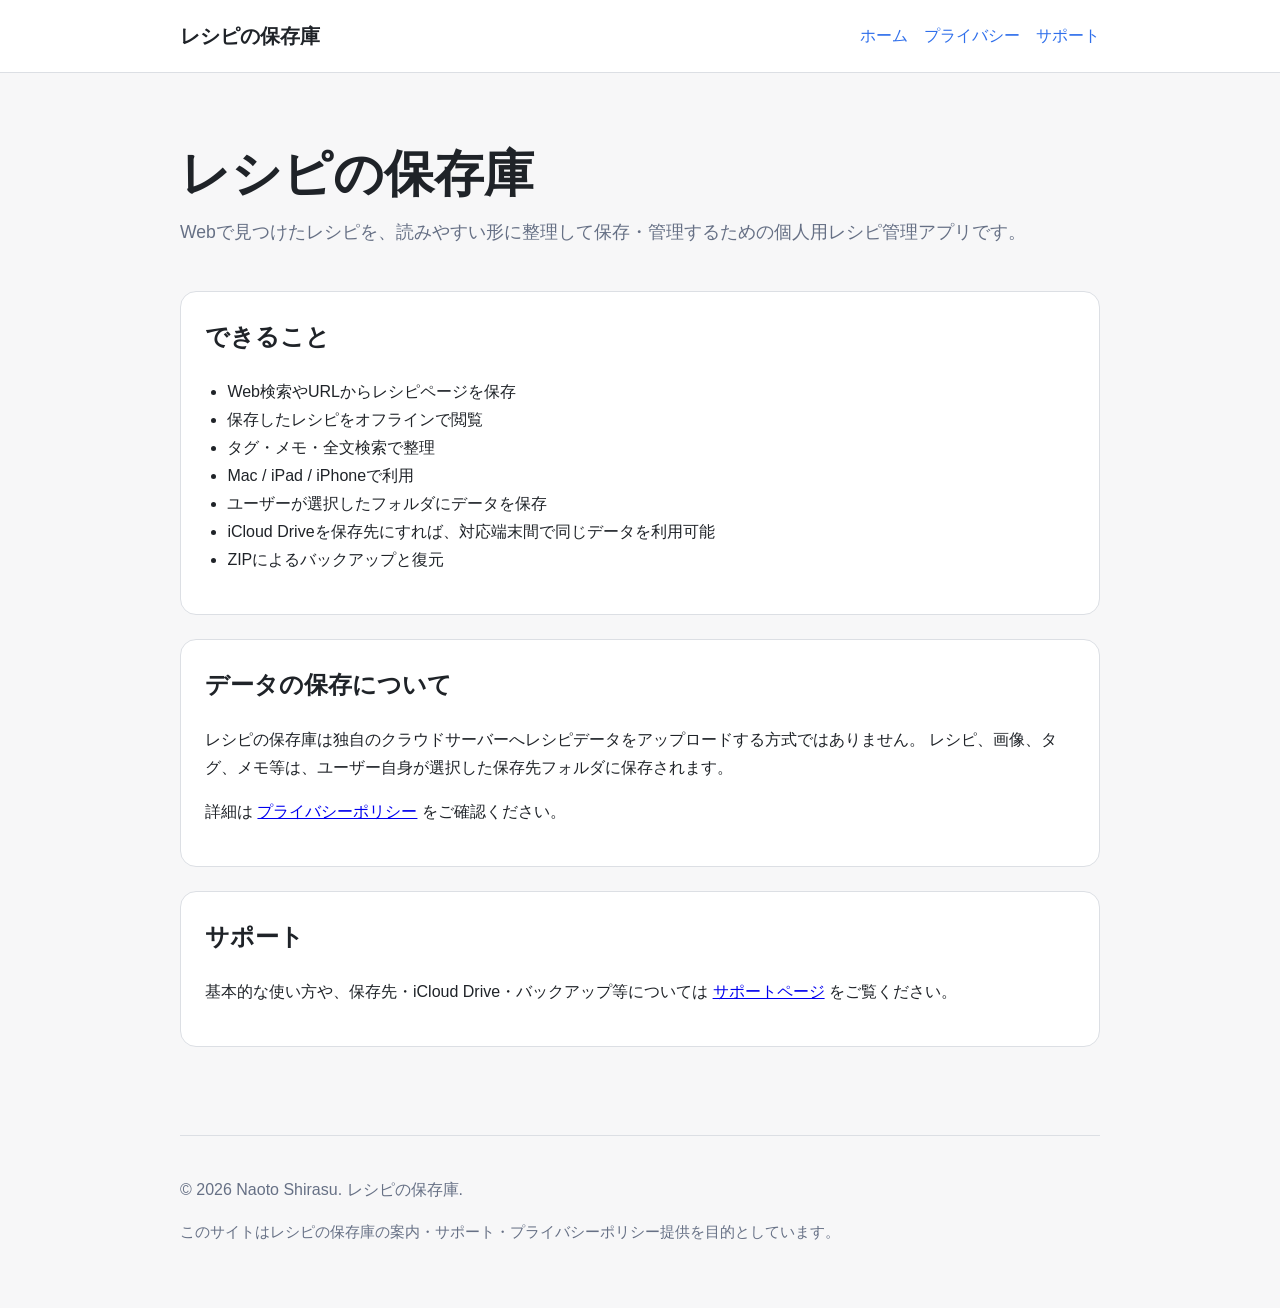
<file: index.html>
<!doctype html>
<html lang="ja">
<head>
  <meta charset="utf-8">
  <meta name="viewport" content="width=device-width, initial-scale=1">
  <title>レシピの保存庫</title>
  <meta name="description" content="Web上のレシピを保存・整理して、自分のレシピ帳として使えるレシピの保存庫の公式案内ページです。">
  <link rel="stylesheet" href="style.css">
</head>
<body>

<header>
  <div class="header-inner">
    <a class="brand" href="index.html">レシピの保存庫</a>
    <nav aria-label="サイト内ナビゲーション">
      <a href="index.html">ホーム</a>
      <a href="privacy.html">プライバシー</a>
      <a href="support.html">サポート</a>
    </nav>
  </div>
</header>

<main>
  <section class="hero">
    <h1>レシピの保存庫</h1>
    <p>Webで見つけたレシピを、読みやすい形に整理して保存・管理するための個人用レシピ管理アプリです。</p>
  </section>

  <section class="card">
    <h2>できること</h2>
    <ul>
      <li>Web検索やURLからレシピページを保存</li>
      <li>保存したレシピをオフラインで閲覧</li>
      <li>タグ・メモ・全文検索で整理</li>
      <li>Mac / iPad / iPhoneで利用</li>
      <li>ユーザーが選択したフォルダにデータを保存</li>
      <li>iCloud Driveを保存先にすれば、対応端末間で同じデータを利用可能</li>
      <li>ZIPによるバックアップと復元</li>
    </ul>
  </section>

  <section class="card">
    <h2>データの保存について</h2>
    <p>
      レシピの保存庫は独自のクラウドサーバーへレシピデータをアップロードする方式ではありません。
      レシピ、画像、タグ、メモ等は、ユーザー自身が選択した保存先フォルダに保存されます。
    </p>
    <p>
      詳細は <a href="privacy.html">プライバシーポリシー</a> をご確認ください。
    </p>
  </section>

  <section class="card">
    <h2>サポート</h2>
    <p>
      基本的な使い方や、保存先・iCloud Drive・バックアップ等については
      <a href="support.html">サポートページ</a> をご覧ください。
    </p>
  </section>
</main>

<footer>
  <p>© 2026 Naoto Shirasu. レシピの保存庫.</p>
  <p class="small">
    このサイトはレシピの保存庫の案内・サポート・プライバシーポリシー提供を目的としています。
  </p>
</footer>

</body>
</html>
</file>
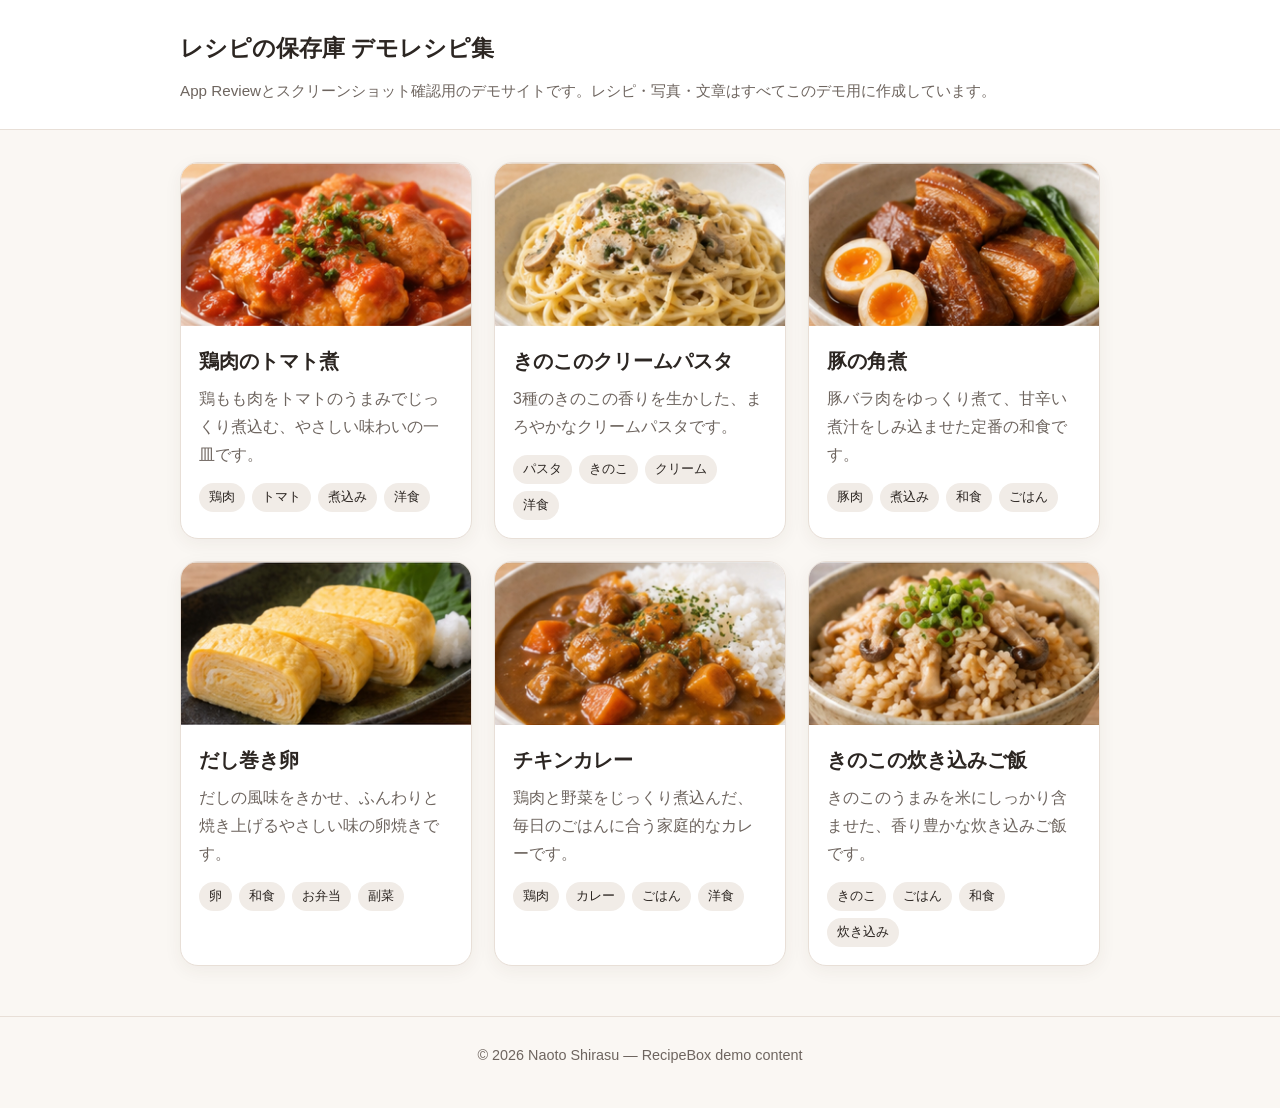
<file: demo/index.html>
<!doctype html><html lang="ja"><head><meta charset="utf-8"><meta name="viewport" content="width=device-width,initial-scale=1"><title>レシピの保存庫 デモレシピ集</title><meta name="description" content="レシピの保存庫のApp Review・スクリーンショット用に作成したオリジナルのデモレシピ集です。"><link rel="stylesheet" href="style.css"></head><body><header class="site"><div class="wrap"><a class="brand" href="index.html">レシピの保存庫 デモレシピ集</a><p class="note">App Reviewとスクリーンショット確認用のデモサイトです。レシピ・写真・文章はすべてこのデモ用に作成しています。</p></div></header><main class="wrap grid"><a class="card" href="chicken-tomato.html"><img src="images/chicken-tomato.jpg" alt="鶏肉のトマト煮"><div class="card-body"><h2>鶏肉のトマト煮</h2><p>鶏もも肉をトマトのうまみでじっくり煮込む、やさしい味わいの一皿です。</p><div class="tags"><span class="tag">鶏肉</span><span class="tag">トマト</span><span class="tag">煮込み</span><span class="tag">洋食</span></div></div></a><a class="card" href="mushroom-cream-pasta.html"><img src="images/mushroom-cream-pasta.jpg" alt="きのこのクリームパスタ"><div class="card-body"><h2>きのこのクリームパスタ</h2><p>3種のきのこの香りを生かした、まろやかなクリームパスタです。</p><div class="tags"><span class="tag">パスタ</span><span class="tag">きのこ</span><span class="tag">クリーム</span><span class="tag">洋食</span></div></div></a><a class="card" href="kakuni.html"><img src="images/kakuni.jpg" alt="豚の角煮"><div class="card-body"><h2>豚の角煮</h2><p>豚バラ肉をゆっくり煮て、甘辛い煮汁をしみ込ませた定番の和食です。</p><div class="tags"><span class="tag">豚肉</span><span class="tag">煮込み</span><span class="tag">和食</span><span class="tag">ごはん</span></div></div></a><a class="card" href="dashimaki.html"><img src="images/dashimaki.jpg" alt="だし巻き卵"><div class="card-body"><h2>だし巻き卵</h2><p>だしの風味をきかせ、ふんわりと焼き上げるやさしい味の卵焼きです。</p><div class="tags"><span class="tag">卵</span><span class="tag">和食</span><span class="tag">お弁当</span><span class="tag">副菜</span></div></div></a><a class="card" href="chicken-curry.html"><img src="images/chicken-curry.jpg" alt="チキンカレー"><div class="card-body"><h2>チキンカレー</h2><p>鶏肉と野菜をじっくり煮込んだ、毎日のごはんに合う家庭的なカレーです。</p><div class="tags"><span class="tag">鶏肉</span><span class="tag">カレー</span><span class="tag">ごはん</span><span class="tag">洋食</span></div></div></a><a class="card" href="mushroom-takikomi.html"><img src="images/mushroom-takikomi.jpg" alt="きのこの炊き込みご飯"><div class="card-body"><h2>きのこの炊き込みご飯</h2><p>きのこのうまみを米にしっかり含ませた、香り豊かな炊き込みご飯です。</p><div class="tags"><span class="tag">きのこ</span><span class="tag">ごはん</span><span class="tag">和食</span><span class="tag">炊き込み</span></div></div></a></main><footer class="footer">© 2026 Naoto Shirasu — RecipeBox demo content</footer></body></html>
</file>
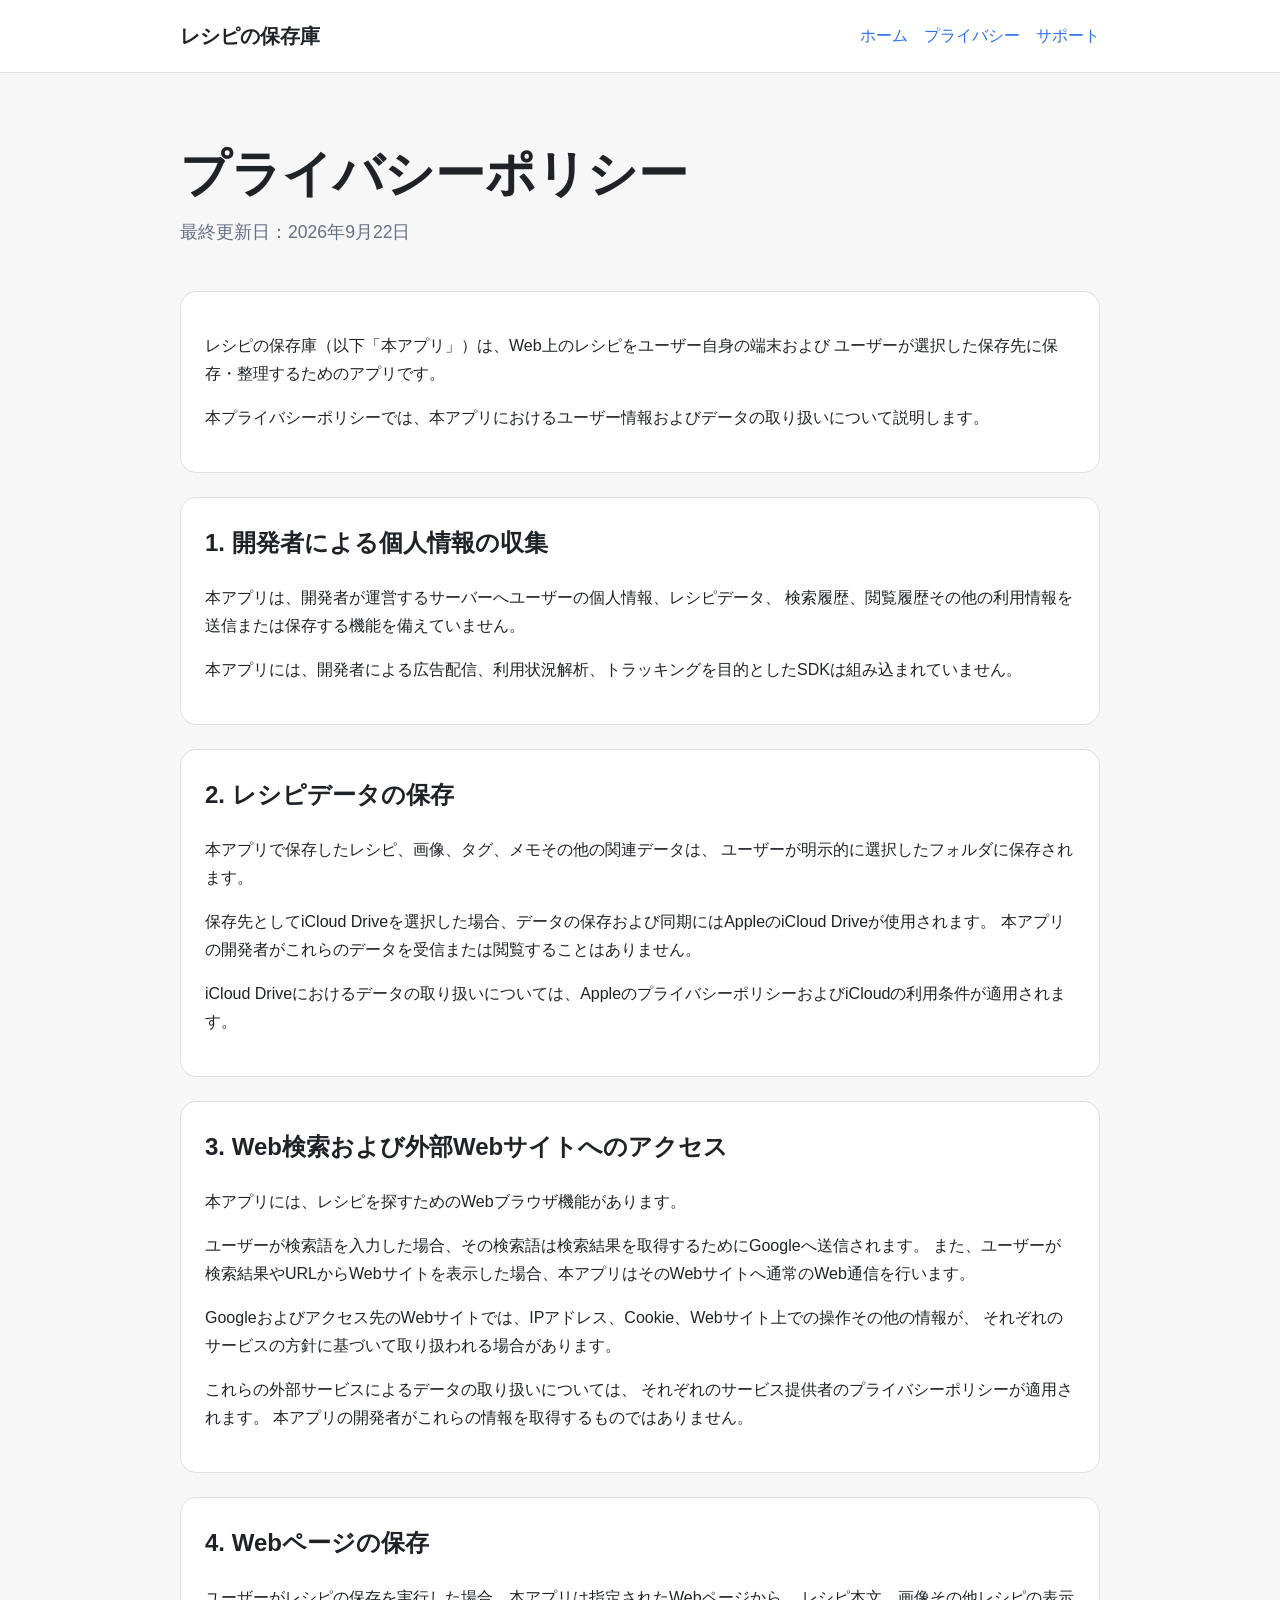
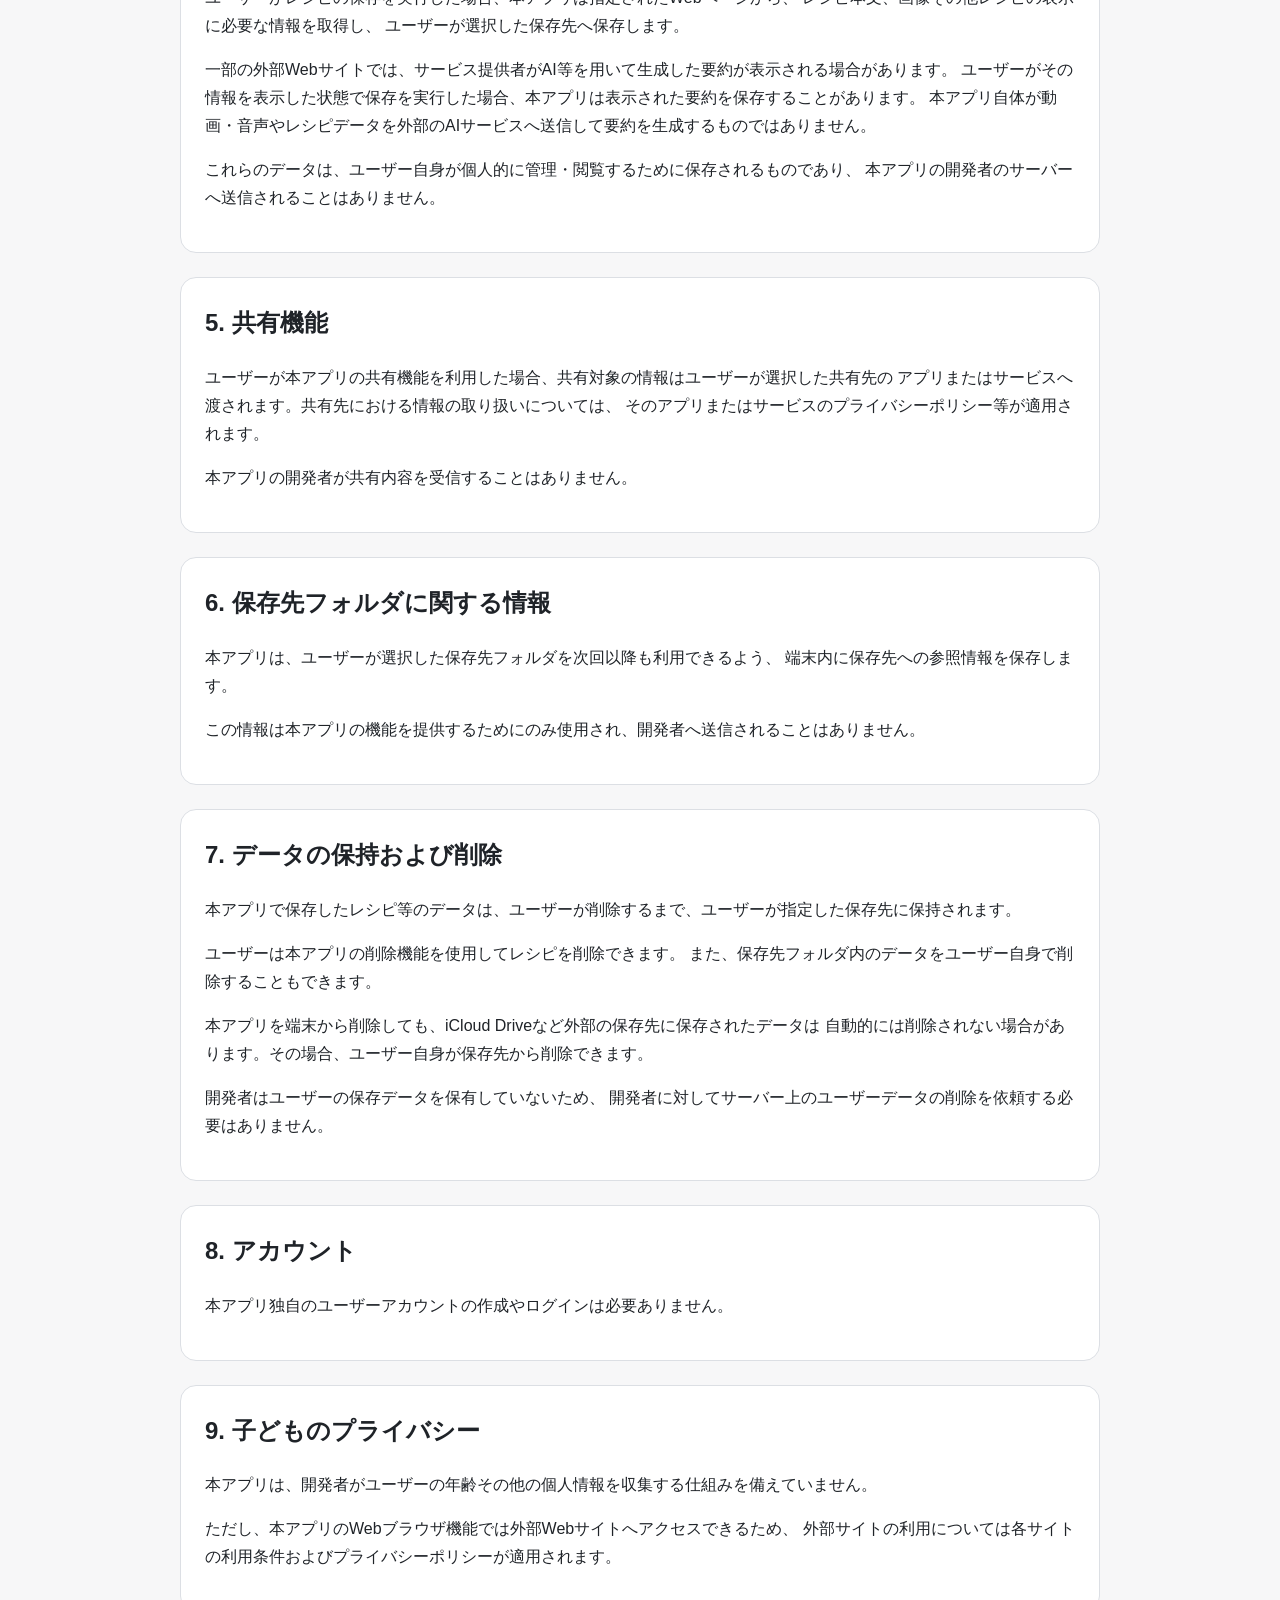
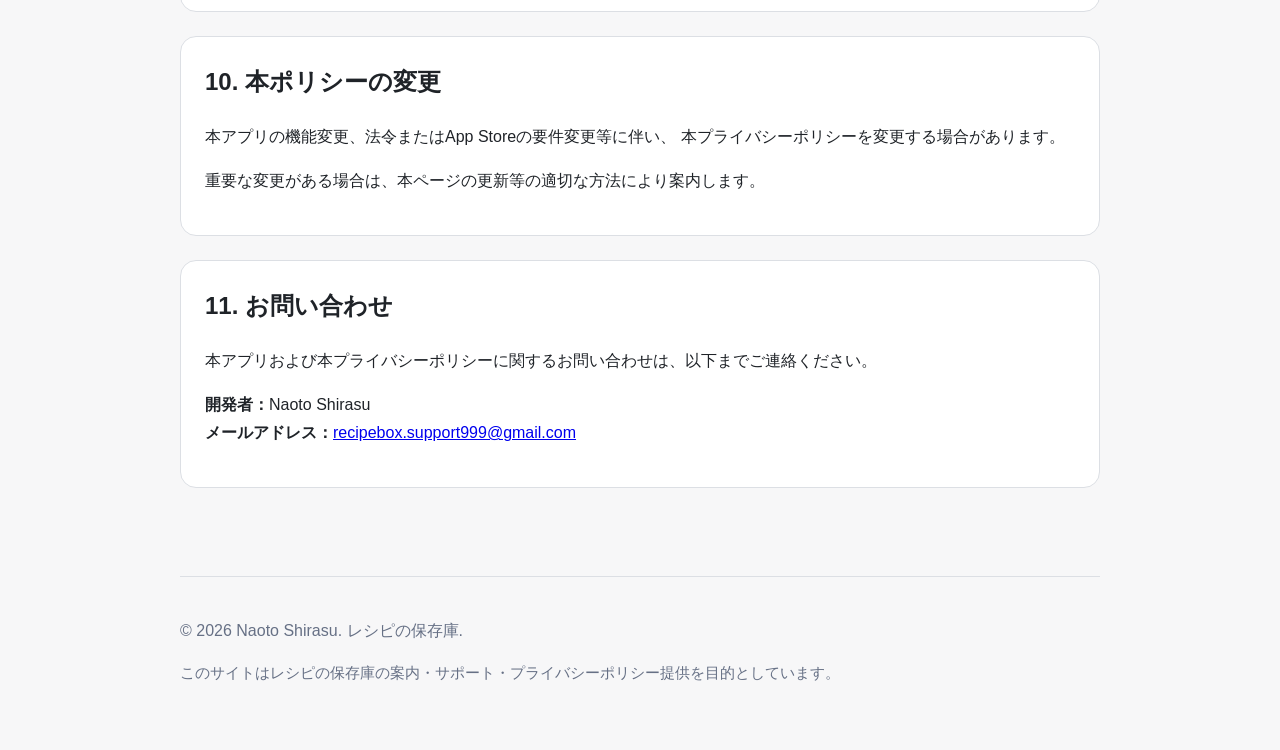
<file: privacy.html>
<!doctype html>
<html lang="ja">
<head>
  <meta charset="utf-8">
  <meta name="viewport" content="width=device-width, initial-scale=1">
  <title>プライバシーポリシー | レシピの保存庫</title>
  <meta name="description" content="レシピの保存庫のプライバシーポリシーです。">
  <link rel="stylesheet" href="style.css">
</head>
<body>

<header>
  <div class="header-inner">
    <a class="brand" href="index.html">レシピの保存庫</a>
    <nav aria-label="サイト内ナビゲーション">
      <a href="index.html">ホーム</a>
      <a href="privacy.html">プライバシー</a>
      <a href="support.html">サポート</a>
    </nav>
  </div>
</header>

<main>
  <section class="hero">
    <h1>プライバシーポリシー</h1>
    <p>最終更新日：2026年9月22日</p>
  </section>

  <section class="card">
    <p>
      レシピの保存庫（以下「本アプリ」）は、Web上のレシピをユーザー自身の端末および
      ユーザーが選択した保存先に保存・整理するためのアプリです。
    </p>
    <p>
      本プライバシーポリシーでは、本アプリにおけるユーザー情報およびデータの取り扱いについて説明します。
    </p>
  </section>

  <section class="card">
    <h2>1. 開発者による個人情報の収集</h2>
    <p>
      本アプリは、開発者が運営するサーバーへユーザーの個人情報、レシピデータ、
      検索履歴、閲覧履歴その他の利用情報を送信または保存する機能を備えていません。
    </p>
    <p>
      本アプリには、開発者による広告配信、利用状況解析、トラッキングを目的としたSDKは組み込まれていません。
    </p>
  </section>

  <section class="card">
    <h2>2. レシピデータの保存</h2>
    <p>
      本アプリで保存したレシピ、画像、タグ、メモその他の関連データは、
      ユーザーが明示的に選択したフォルダに保存されます。
    </p>
    <p>
      保存先としてiCloud Driveを選択した場合、データの保存および同期にはAppleのiCloud Driveが使用されます。
      本アプリの開発者がこれらのデータを受信または閲覧することはありません。
    </p>
    <p>
      iCloud Driveにおけるデータの取り扱いについては、AppleのプライバシーポリシーおよびiCloudの利用条件が適用されます。
    </p>
  </section>

  <section class="card">
    <h2>3. Web検索および外部Webサイトへのアクセス</h2>
    <p>
      本アプリには、レシピを探すためのWebブラウザ機能があります。
    </p>
    <p>
      ユーザーが検索語を入力した場合、その検索語は検索結果を取得するためにGoogleへ送信されます。
      また、ユーザーが検索結果やURLからWebサイトを表示した場合、本アプリはそのWebサイトへ通常のWeb通信を行います。
    </p>
    <p>
      Googleおよびアクセス先のWebサイトでは、IPアドレス、Cookie、Webサイト上での操作その他の情報が、
      それぞれのサービスの方針に基づいて取り扱われる場合があります。
    </p>
    <p>
      これらの外部サービスによるデータの取り扱いについては、
      それぞれのサービス提供者のプライバシーポリシーが適用されます。
      本アプリの開発者がこれらの情報を取得するものではありません。
    </p>
  </section>

  <section class="card">
    <h2>4. Webページの保存</h2>
    <p>
      ユーザーがレシピの保存を実行した場合、本アプリは指定されたWebページから、
      レシピ本文、画像その他レシピの表示に必要な情報を取得し、
      ユーザーが選択した保存先へ保存します。
    </p>
    <p>
      一部の外部Webサイトでは、サービス提供者がAI等を用いて生成した要約が表示される場合があります。
      ユーザーがその情報を表示した状態で保存を実行した場合、本アプリは表示された要約を保存することがあります。
      本アプリ自体が動画・音声やレシピデータを外部のAIサービスへ送信して要約を生成するものではありません。
    </p>
    <p>
      これらのデータは、ユーザー自身が個人的に管理・閲覧するために保存されるものであり、
      本アプリの開発者のサーバーへ送信されることはありません。
    </p>
  </section>

  <section class="card">
    <h2>5. 共有機能</h2>
    <p>
      ユーザーが本アプリの共有機能を利用した場合、共有対象の情報はユーザーが選択した共有先の
      アプリまたはサービスへ渡されます。共有先における情報の取り扱いについては、
      そのアプリまたはサービスのプライバシーポリシー等が適用されます。
    </p>
    <p>
      本アプリの開発者が共有内容を受信することはありません。
    </p>
  </section>

  <section class="card">
    <h2>6. 保存先フォルダに関する情報</h2>
    <p>
      本アプリは、ユーザーが選択した保存先フォルダを次回以降も利用できるよう、
      端末内に保存先への参照情報を保存します。
    </p>
    <p>
      この情報は本アプリの機能を提供するためにのみ使用され、開発者へ送信されることはありません。
    </p>
  </section>

  <section class="card">
    <h2>7. データの保持および削除</h2>
    <p>
      本アプリで保存したレシピ等のデータは、ユーザーが削除するまで、ユーザーが指定した保存先に保持されます。
    </p>
    <p>
      ユーザーは本アプリの削除機能を使用してレシピを削除できます。
      また、保存先フォルダ内のデータをユーザー自身で削除することもできます。
    </p>
    <p>
      本アプリを端末から削除しても、iCloud Driveなど外部の保存先に保存されたデータは
      自動的には削除されない場合があります。その場合、ユーザー自身が保存先から削除できます。
    </p>
    <p>
      開発者はユーザーの保存データを保有していないため、
      開発者に対してサーバー上のユーザーデータの削除を依頼する必要はありません。
    </p>
  </section>

  <section class="card">
    <h2>8. アカウント</h2>
    <p>本アプリ独自のユーザーアカウントの作成やログインは必要ありません。</p>
  </section>

  <section class="card">
    <h2>9. 子どものプライバシー</h2>
    <p>
      本アプリは、開発者がユーザーの年齢その他の個人情報を収集する仕組みを備えていません。
    </p>
    <p>
      ただし、本アプリのWebブラウザ機能では外部Webサイトへアクセスできるため、
      外部サイトの利用については各サイトの利用条件およびプライバシーポリシーが適用されます。
    </p>
  </section>

  <section class="card">
    <h2>10. 本ポリシーの変更</h2>
    <p>
      本アプリの機能変更、法令またはApp Storeの要件変更等に伴い、
      本プライバシーポリシーを変更する場合があります。
    </p>
    <p>
      重要な変更がある場合は、本ページの更新等の適切な方法により案内します。
    </p>
  </section>

  <section class="card">
    <h2>11. お問い合わせ</h2>
    <p>
      本アプリおよび本プライバシーポリシーに関するお問い合わせは、以下までご連絡ください。
    </p>
    <p>
      <strong>開発者：</strong>Naoto Shirasu<br>
      <strong>メールアドレス：</strong><a href="mailto:recipebox.support999@gmail.com">recipebox.support999@gmail.com</a>
    </p>
  </section>
</main>

<footer>
  <p>© 2026 Naoto Shirasu. レシピの保存庫.</p>
  <p class="small">
    このサイトはレシピの保存庫の案内・サポート・プライバシーポリシー提供を目的としています。
  </p>
</footer>

</body>
</html>
</file>
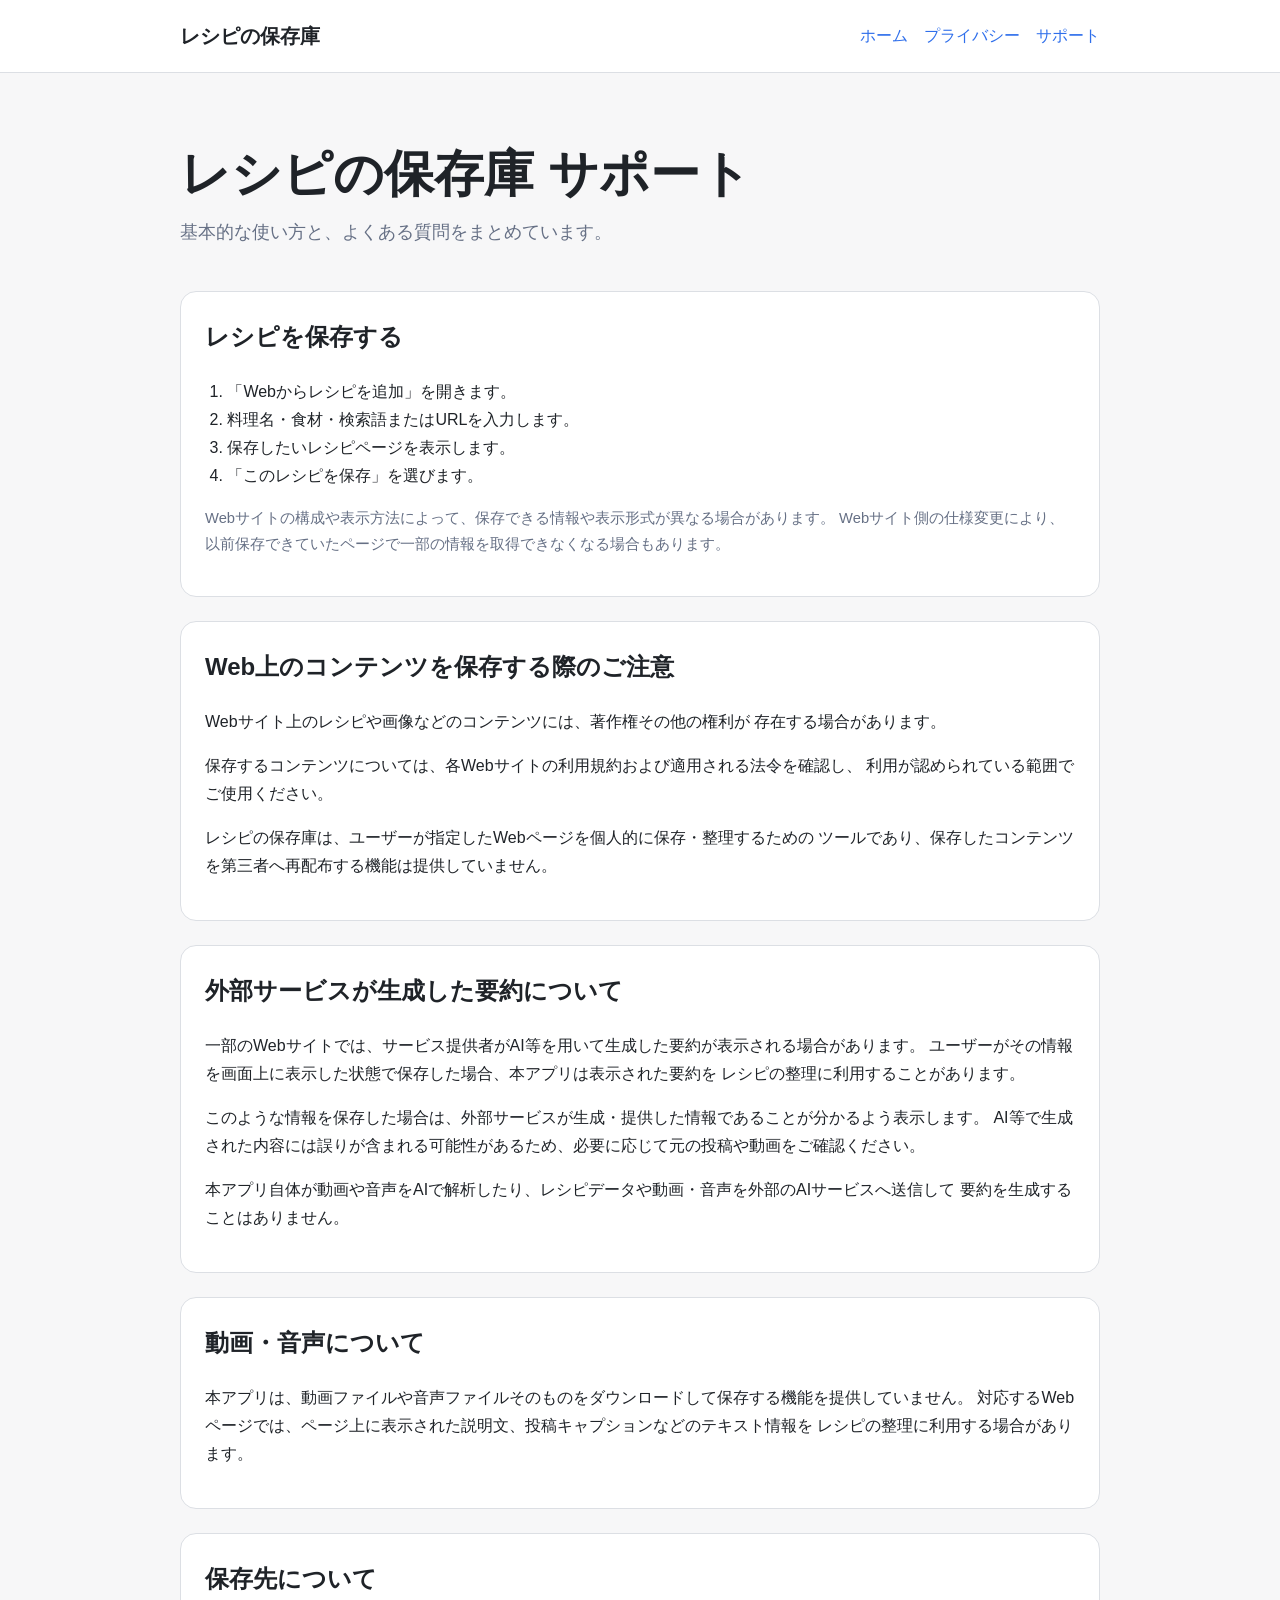
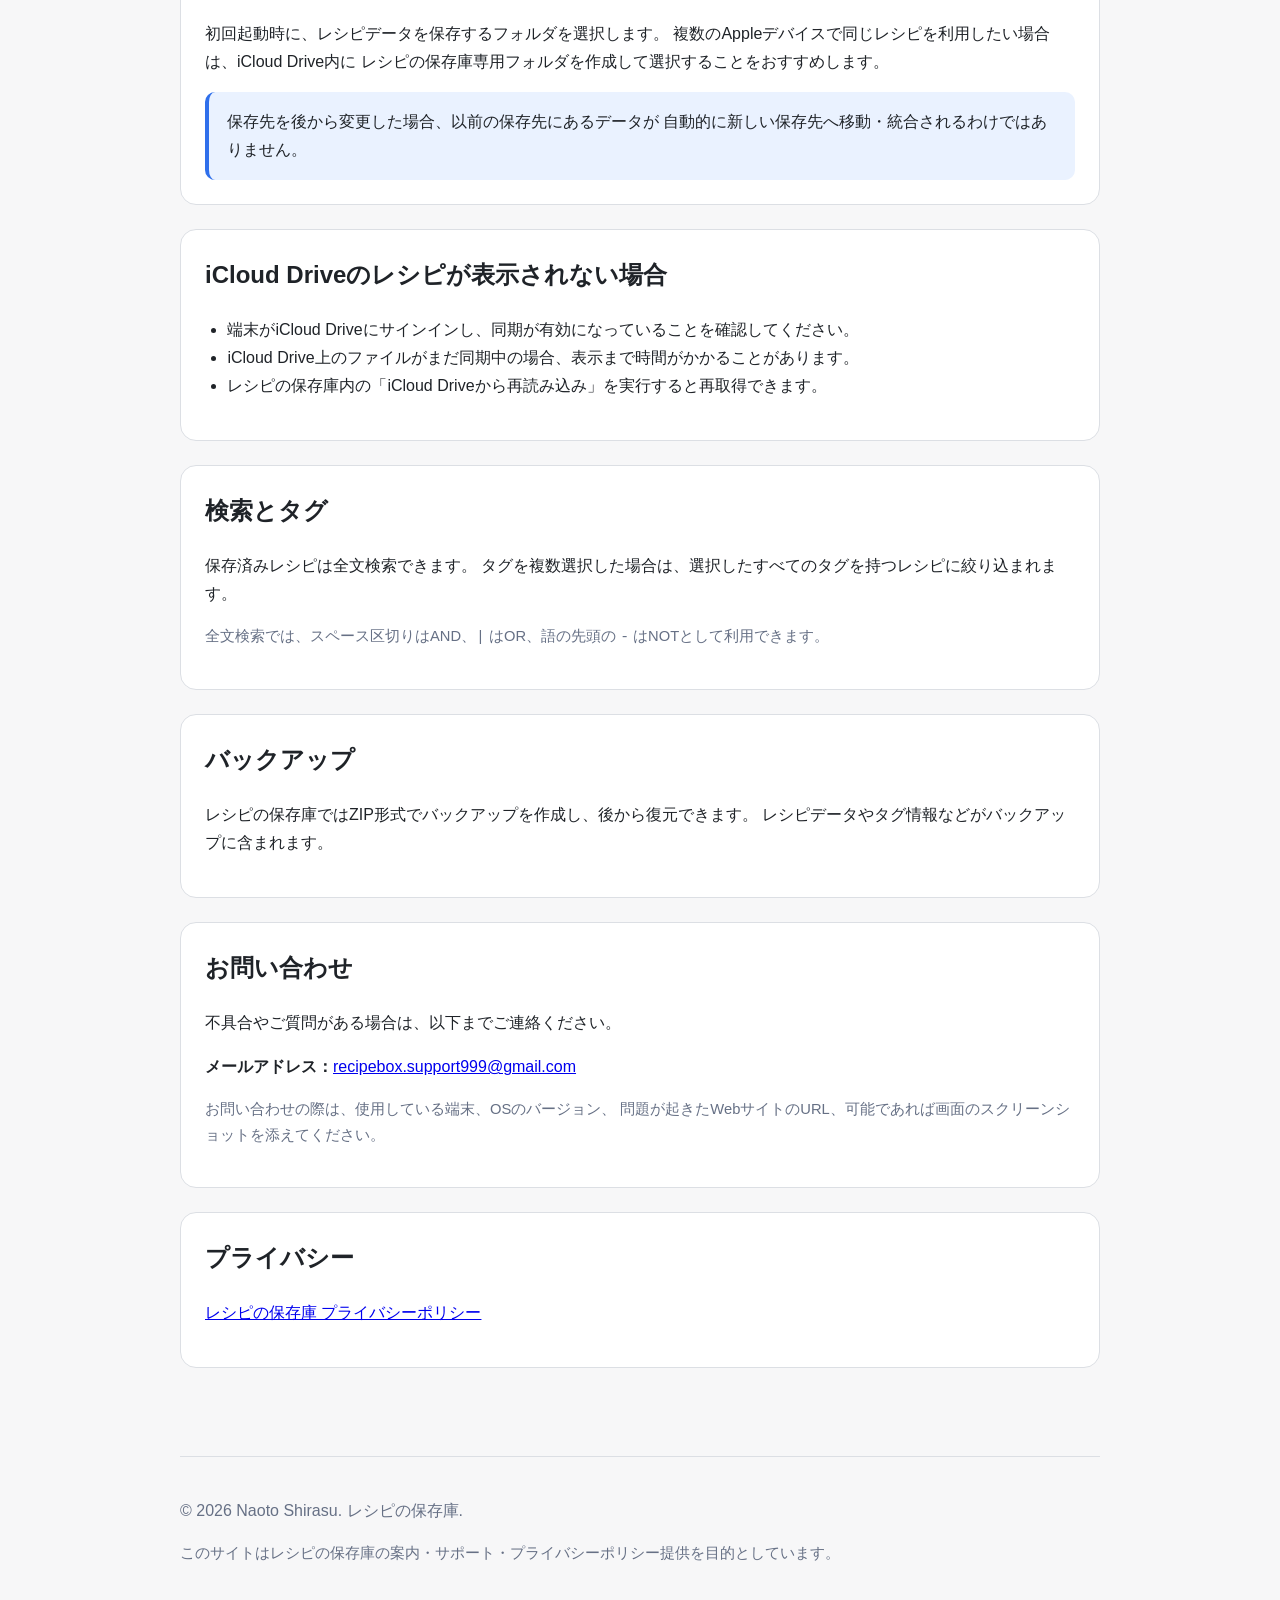
<file: support.html>
<!doctype html>
<html lang="ja">
<head>
  <meta charset="utf-8">
  <meta name="viewport" content="width=device-width, initial-scale=1">
  <title>サポート | レシピの保存庫</title>
  <meta name="description" content="レシピの保存庫のサポートページです。">
  <link rel="stylesheet" href="style.css">
</head>
<body>

<header>
  <div class="header-inner">
    <a class="brand" href="index.html">レシピの保存庫</a>
    <nav aria-label="サイト内ナビゲーション">
      <a href="index.html">ホーム</a>
      <a href="privacy.html">プライバシー</a>
      <a href="support.html">サポート</a>
    </nav>
  </div>
</header>

<main>
  <section class="hero">
    <h1>レシピの保存庫 サポート</h1>
    <p>基本的な使い方と、よくある質問をまとめています。</p>
  </section>

  <section class="card">
    <h2>レシピを保存する</h2>
    <ol>
      <li>「Webからレシピを追加」を開きます。</li>
      <li>料理名・食材・検索語またはURLを入力します。</li>
      <li>保存したいレシピページを表示します。</li>
      <li>「このレシピを保存」を選びます。</li>
    </ol>
    <p class="small">
      Webサイトの構成や表示方法によって、保存できる情報や表示形式が異なる場合があります。
      Webサイト側の仕様変更により、以前保存できていたページで一部の情報を取得できなくなる場合もあります。
    </p>
  </section>

  <section class="card">
    <h2>Web上のコンテンツを保存する際のご注意</h2>
    <p>
      Webサイト上のレシピや画像などのコンテンツには、著作権その他の権利が
      存在する場合があります。
    </p>
    <p>
      保存するコンテンツについては、各Webサイトの利用規約および適用される法令を確認し、
      利用が認められている範囲でご使用ください。
    </p>
    <p>
      レシピの保存庫は、ユーザーが指定したWebページを個人的に保存・整理するための
      ツールであり、保存したコンテンツを第三者へ再配布する機能は提供していません。
    </p>
  </section>

  <section class="card">
    <h2>外部サービスが生成した要約について</h2>
    <p>
      一部のWebサイトでは、サービス提供者がAI等を用いて生成した要約が表示される場合があります。
      ユーザーがその情報を画面上に表示した状態で保存した場合、本アプリは表示された要約を
      レシピの整理に利用することがあります。
    </p>
    <p>
      このような情報を保存した場合は、外部サービスが生成・提供した情報であることが分かるよう表示します。
      AI等で生成された内容には誤りが含まれる可能性があるため、必要に応じて元の投稿や動画をご確認ください。
    </p>
    <p>
      本アプリ自体が動画や音声をAIで解析したり、レシピデータや動画・音声を外部のAIサービスへ送信して
      要約を生成することはありません。
    </p>
  </section>

  <section class="card">
    <h2>動画・音声について</h2>
    <p>
      本アプリは、動画ファイルや音声ファイルそのものをダウンロードして保存する機能を提供していません。
      対応するWebページでは、ページ上に表示された説明文、投稿キャプションなどのテキスト情報を
      レシピの整理に利用する場合があります。
    </p>
  </section>

  <section class="card">
    <h2>保存先について</h2>
    <p>
      初回起動時に、レシピデータを保存するフォルダを選択します。
      複数のAppleデバイスで同じレシピを利用したい場合は、iCloud Drive内に
      レシピの保存庫専用フォルダを作成して選択することをおすすめします。
    </p>
    <div class="notice">
      保存先を後から変更した場合、以前の保存先にあるデータが
      自動的に新しい保存先へ移動・統合されるわけではありません。
    </div>
  </section>

  <section class="card">
    <h2>iCloud Driveのレシピが表示されない場合</h2>
    <ul>
      <li>端末がiCloud Driveにサインインし、同期が有効になっていることを確認してください。</li>
      <li>iCloud Drive上のファイルがまだ同期中の場合、表示まで時間がかかることがあります。</li>
      <li>レシピの保存庫内の「iCloud Driveから再読み込み」を実行すると再取得できます。</li>
    </ul>
  </section>

  <section class="card">
    <h2>検索とタグ</h2>
    <p>
      保存済みレシピは全文検索できます。
      タグを複数選択した場合は、選択したすべてのタグを持つレシピに絞り込まれます。
    </p>
    <p class="small">
      全文検索では、スペース区切りはAND、<code>|</code> はOR、語の先頭の <code>-</code> はNOTとして利用できます。
    </p>
  </section>

  <section class="card">
    <h2>バックアップ</h2>
    <p>
      レシピの保存庫ではZIP形式でバックアップを作成し、後から復元できます。
      レシピデータやタグ情報などがバックアップに含まれます。
    </p>
  </section>

  <section class="card">
    <h2>お問い合わせ</h2>
    <p>
      不具合やご質問がある場合は、以下までご連絡ください。
    </p>
    <p>
      <strong>メールアドレス：</strong><a href="mailto:recipebox.support999@gmail.com">recipebox.support999@gmail.com</a>
    </p>
    <p class="small">
      お問い合わせの際は、使用している端末、OSのバージョン、
      問題が起きたWebサイトのURL、可能であれば画面のスクリーンショットを添えてください。
    </p>
  </section>

  <section class="card">
    <h2>プライバシー</h2>
    <p><a href="privacy.html">レシピの保存庫 プライバシーポリシー</a></p>
  </section>
</main>

<footer>
  <p>© 2026 Naoto Shirasu. レシピの保存庫.</p>
  <p class="small">
    このサイトはレシピの保存庫の案内・サポート・プライバシーポリシー提供を目的としています。
  </p>
</footer>

</body>
</html>
</file>
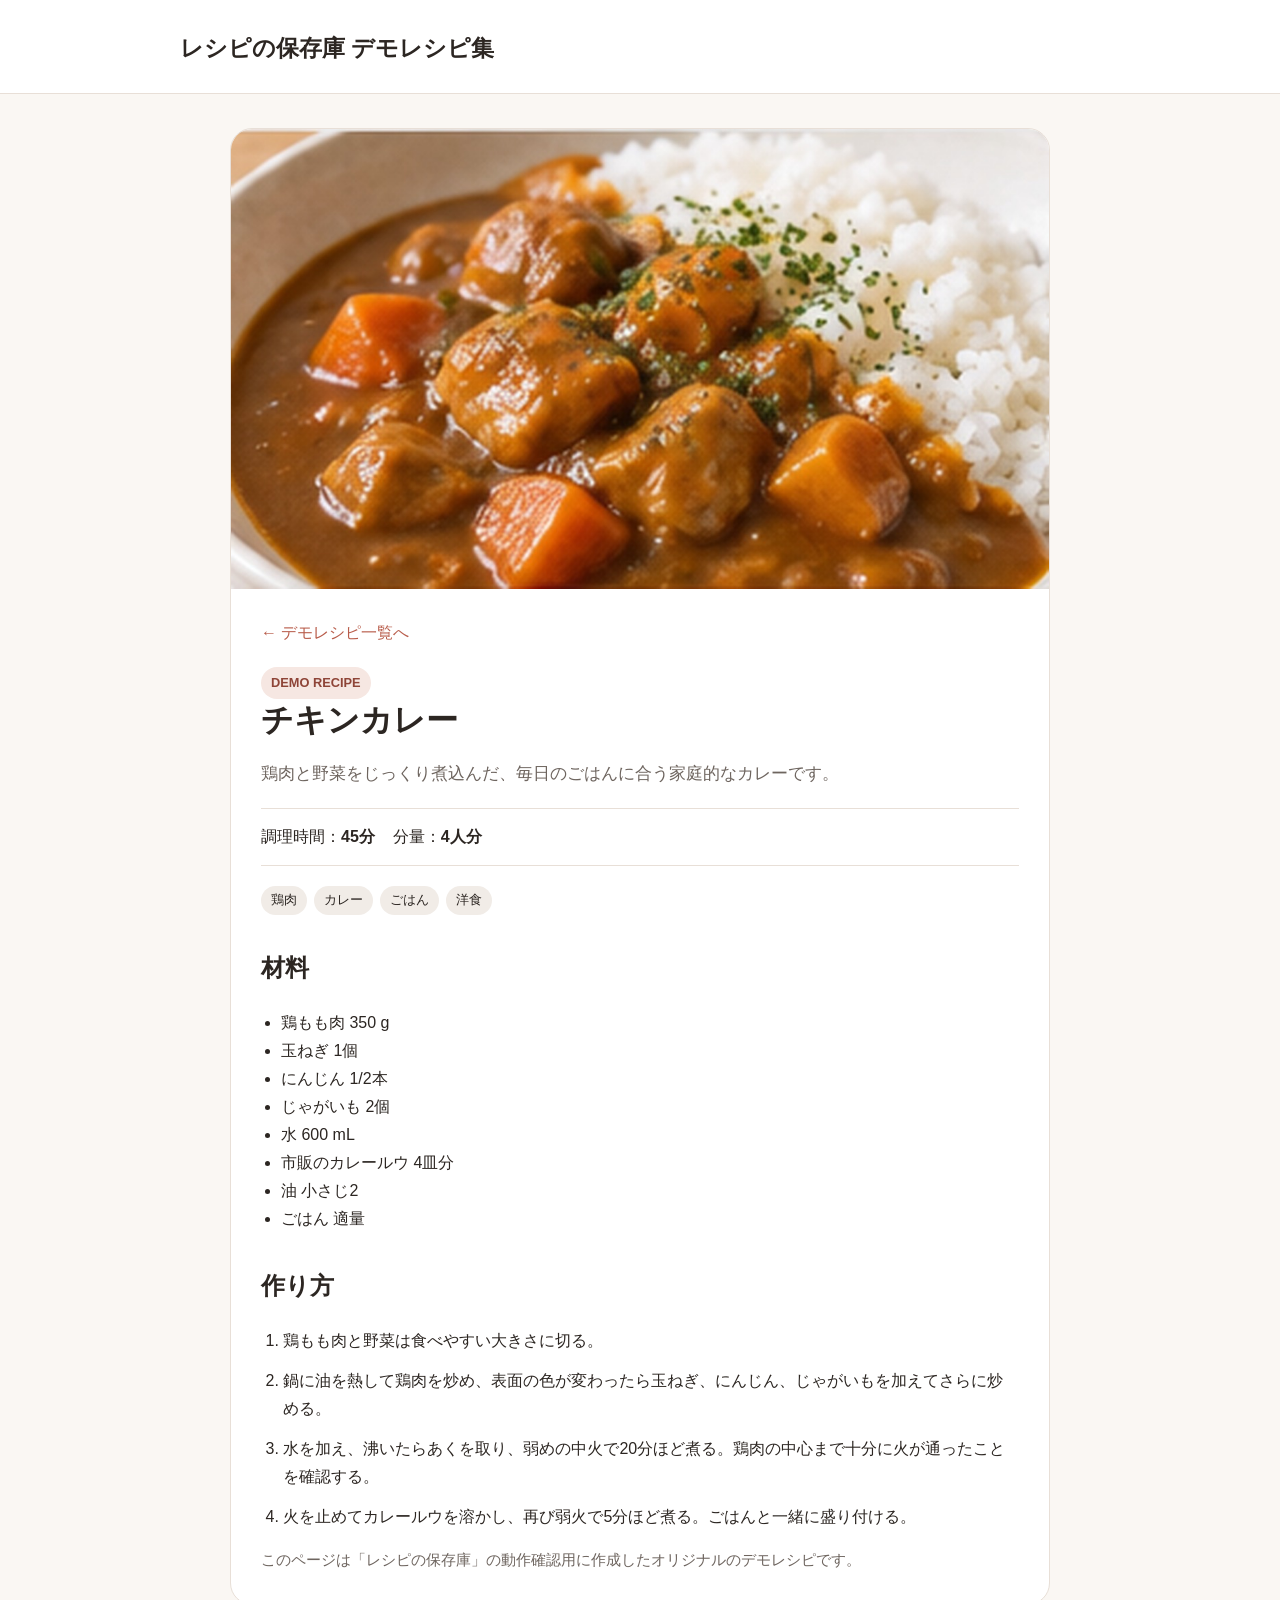
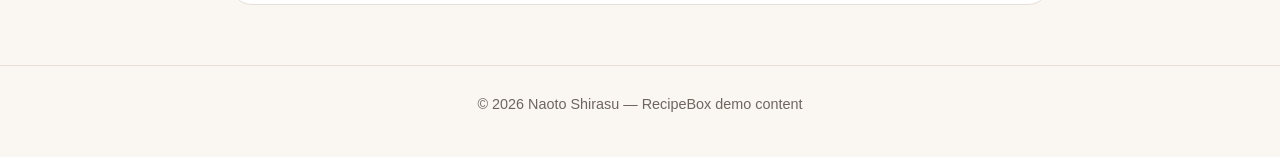
<file: demo/chicken-curry.html>
<!doctype html><html lang="ja"><head><meta charset="utf-8"><meta name="viewport" content="width=device-width,initial-scale=1"><title>チキンカレー | レシピの保存庫 デモ</title><meta name="description" content="鶏肉と野菜をじっくり煮込んだ、毎日のごはんに合う家庭的なカレーです。"><meta property="og:type" content="article"><meta property="og:title" content="チキンカレー"><meta property="og:description" content="鶏肉と野菜をじっくり煮込んだ、毎日のごはんに合う家庭的なカレーです。"><meta property="og:image" content="images/chicken-curry.jpg"><meta name="twitter:card" content="summary_large_image"><meta name="twitter:image" content="images/chicken-curry.jpg"><script type="application/ld+json">{"@context": "https://schema.org", "@type": "Recipe", "name": "チキンカレー", "description": "鶏肉と野菜をじっくり煮込んだ、毎日のごはんに合う家庭的なカレーです。", "image": ["images/chicken-curry.jpg"], "recipeYield": "4人分", "totalTime": "PT45M", "recipeIngredient": ["鶏もも肉 350 g", "玉ねぎ 1個", "にんじん 1/2本", "じゃがいも 2個", "水 600 mL", "市販のカレールウ 4皿分", "油 小さじ2", "ごはん 適量"], "recipeInstructions": [{"@type": "HowToStep", "text": "鶏もも肉と野菜は食べやすい大きさに切る。"}, {"@type": "HowToStep", "text": "鍋に油を熱して鶏肉を炒め、表面の色が変わったら玉ねぎ、にんじん、じゃがいもを加えてさらに炒める。"}, {"@type": "HowToStep", "text": "水を加え、沸いたらあくを取り、弱めの中火で20分ほど煮る。鶏肉の中心まで十分に火が通ったことを確認する。"}, {"@type": "HowToStep", "text": "火を止めてカレールウを溶かし、再び弱火で5分ほど煮る。ごはんと一緒に盛り付ける。"}]}</script><link rel="stylesheet" href="style.css"></head><body><header class="site"><div class="wrap"><a class="brand" href="index.html">レシピの保存庫 デモレシピ集</a></div></header><article class="recipe" itemscope itemtype="https://schema.org/Recipe"><img class="hero" src="images/chicken-curry.jpg" alt="チキンカレー" itemprop="image"><div class="recipe-main"><a class="back" href="index.html">← デモレシピ一覧へ</a><div><span class="demo-badge">DEMO RECIPE</span></div><h1 itemprop="name">チキンカレー</h1><p class="lead" itemprop="description">鶏肉と野菜をじっくり煮込んだ、毎日のごはんに合う家庭的なカレーです。</p><div class="meta"><span>調理時間：<strong>45分</strong></span><span>分量：<strong itemprop="recipeYield">4人分</strong></span></div><div class="tags"><span class="tag">鶏肉</span><span class="tag">カレー</span><span class="tag">ごはん</span><span class="tag">洋食</span></div><section><h2>材料</h2><ul class="ingredients"><li itemprop="recipeIngredient">鶏もも肉 350 g</li><li itemprop="recipeIngredient">玉ねぎ 1個</li><li itemprop="recipeIngredient">にんじん 1/2本</li><li itemprop="recipeIngredient">じゃがいも 2個</li><li itemprop="recipeIngredient">水 600 mL</li><li itemprop="recipeIngredient">市販のカレールウ 4皿分</li><li itemprop="recipeIngredient">油 小さじ2</li><li itemprop="recipeIngredient">ごはん 適量</li></ul></section><section><h2>作り方</h2><ol class="steps" itemprop="recipeInstructions"><li>鶏もも肉と野菜は食べやすい大きさに切る。</li><li>鍋に油を熱して鶏肉を炒め、表面の色が変わったら玉ねぎ、にんじん、じゃがいもを加えてさらに炒める。</li><li>水を加え、沸いたらあくを取り、弱めの中火で20分ほど煮る。鶏肉の中心まで十分に火が通ったことを確認する。</li><li>火を止めてカレールウを溶かし、再び弱火で5分ほど煮る。ごはんと一緒に盛り付ける。</li></ol></section><p class="note">このページは「レシピの保存庫」の動作確認用に作成したオリジナルのデモレシピです。</p></div></article><footer class="footer">© 2026 Naoto Shirasu — RecipeBox demo content</footer></body></html>
</file>
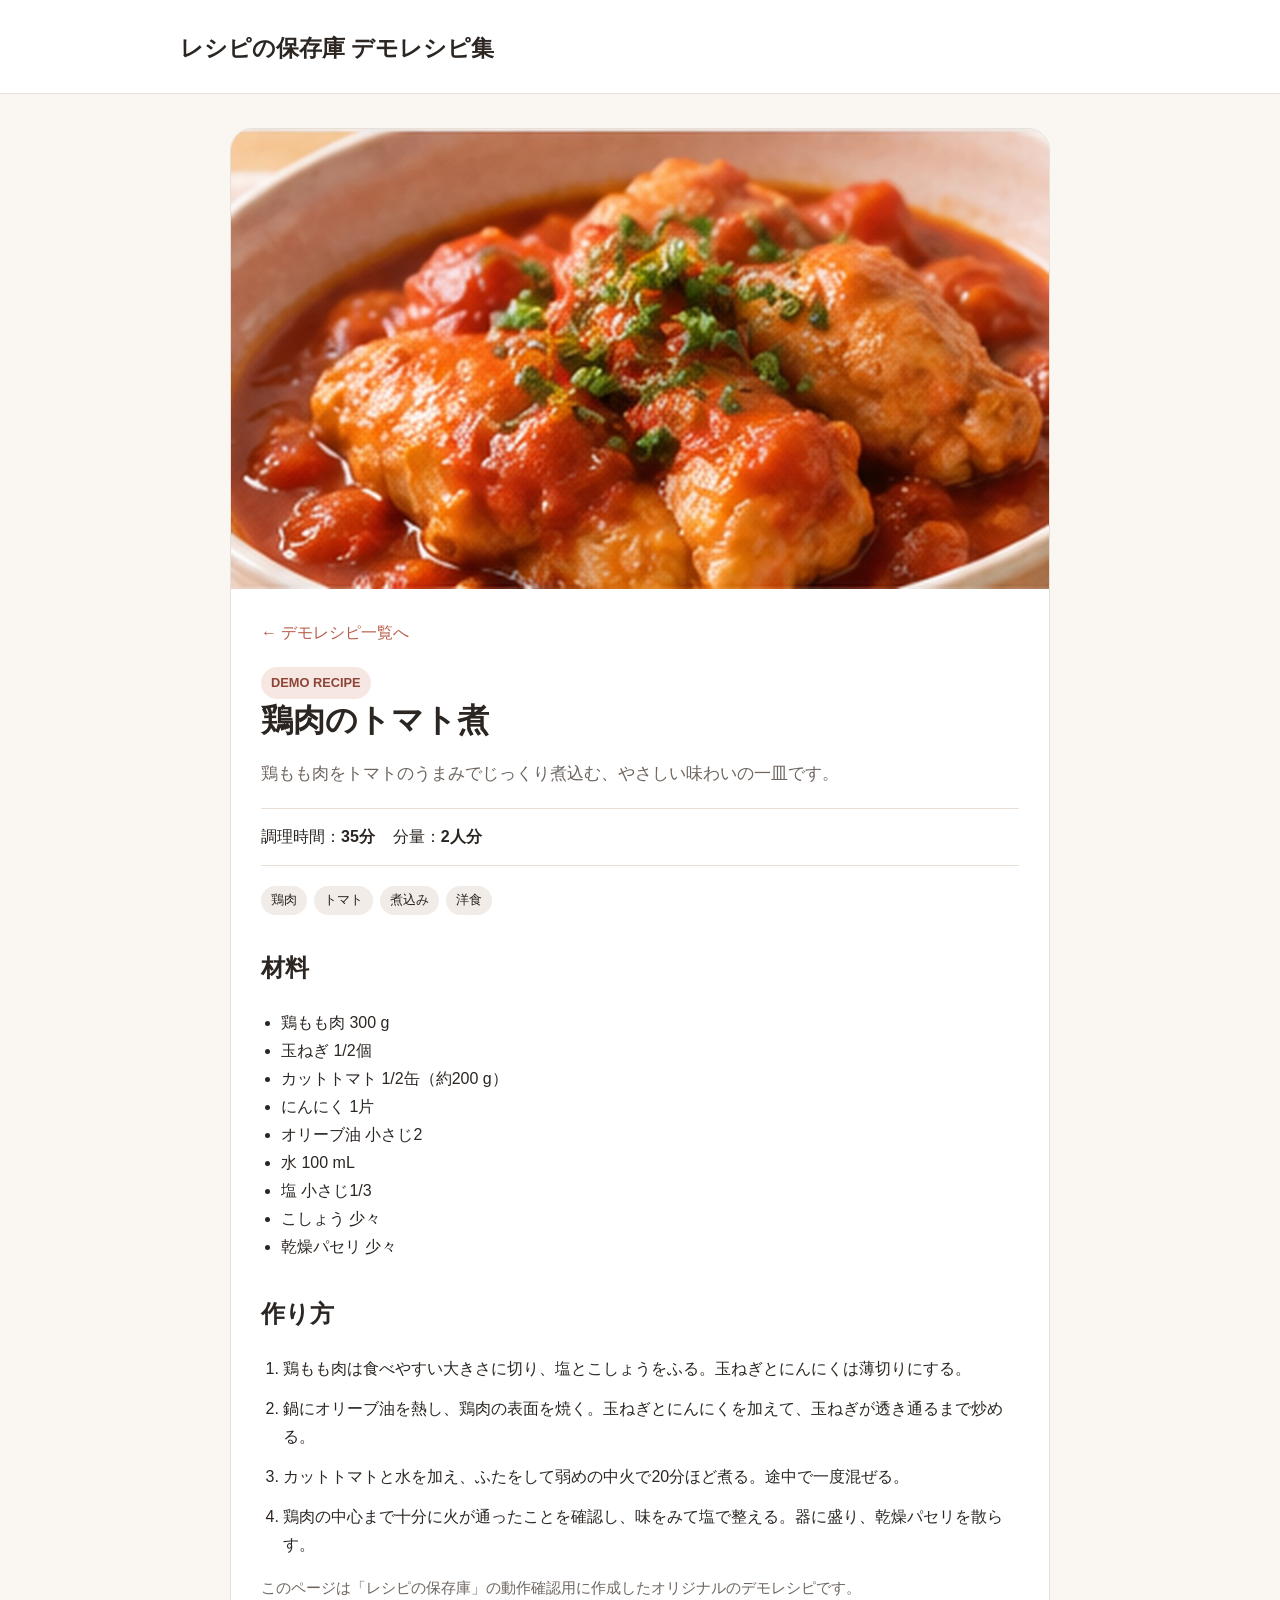
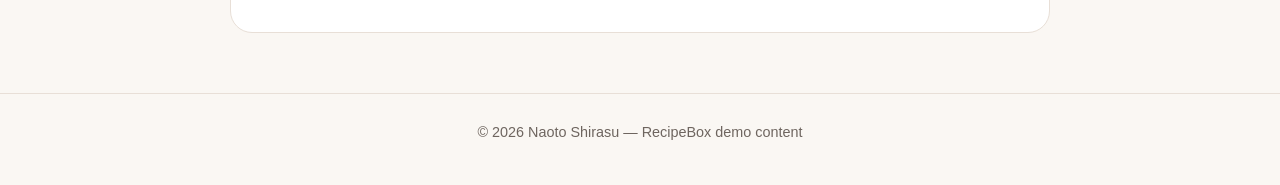
<file: demo/chicken-tomato.html>
<!doctype html><html lang="ja"><head><meta charset="utf-8"><meta name="viewport" content="width=device-width,initial-scale=1"><title>鶏肉のトマト煮 | レシピの保存庫 デモ</title><meta name="description" content="鶏もも肉をトマトのうまみでじっくり煮込む、やさしい味わいの一皿です。"><meta property="og:type" content="article"><meta property="og:title" content="鶏肉のトマト煮"><meta property="og:description" content="鶏もも肉をトマトのうまみでじっくり煮込む、やさしい味わいの一皿です。"><meta property="og:image" content="images/chicken-tomato.jpg"><meta name="twitter:card" content="summary_large_image"><meta name="twitter:image" content="images/chicken-tomato.jpg"><script type="application/ld+json">{"@context": "https://schema.org", "@type": "Recipe", "name": "鶏肉のトマト煮", "description": "鶏もも肉をトマトのうまみでじっくり煮込む、やさしい味わいの一皿です。", "image": ["images/chicken-tomato.jpg"], "recipeYield": "2人分", "totalTime": "PT35M", "recipeIngredient": ["鶏もも肉 300 g", "玉ねぎ 1/2個", "カットトマト 1/2缶（約200 g）", "にんにく 1片", "オリーブ油 小さじ2", "水 100 mL", "塩 小さじ1/3", "こしょう 少々", "乾燥パセリ 少々"], "recipeInstructions": [{"@type": "HowToStep", "text": "鶏もも肉は食べやすい大きさに切り、塩とこしょうをふる。玉ねぎとにんにくは薄切りにする。"}, {"@type": "HowToStep", "text": "鍋にオリーブ油を熱し、鶏肉の表面を焼く。玉ねぎとにんにくを加えて、玉ねぎが透き通るまで炒める。"}, {"@type": "HowToStep", "text": "カットトマトと水を加え、ふたをして弱めの中火で20分ほど煮る。途中で一度混ぜる。"}, {"@type": "HowToStep", "text": "鶏肉の中心まで十分に火が通ったことを確認し、味をみて塩で整える。器に盛り、乾燥パセリを散らす。"}]}</script><link rel="stylesheet" href="style.css"></head><body><header class="site"><div class="wrap"><a class="brand" href="index.html">レシピの保存庫 デモレシピ集</a></div></header><article class="recipe" itemscope itemtype="https://schema.org/Recipe"><img class="hero" src="images/chicken-tomato.jpg" alt="鶏肉のトマト煮" itemprop="image"><div class="recipe-main"><a class="back" href="index.html">← デモレシピ一覧へ</a><div><span class="demo-badge">DEMO RECIPE</span></div><h1 itemprop="name">鶏肉のトマト煮</h1><p class="lead" itemprop="description">鶏もも肉をトマトのうまみでじっくり煮込む、やさしい味わいの一皿です。</p><div class="meta"><span>調理時間：<strong>35分</strong></span><span>分量：<strong itemprop="recipeYield">2人分</strong></span></div><div class="tags"><span class="tag">鶏肉</span><span class="tag">トマト</span><span class="tag">煮込み</span><span class="tag">洋食</span></div><section><h2>材料</h2><ul class="ingredients"><li itemprop="recipeIngredient">鶏もも肉 300 g</li><li itemprop="recipeIngredient">玉ねぎ 1/2個</li><li itemprop="recipeIngredient">カットトマト 1/2缶（約200 g）</li><li itemprop="recipeIngredient">にんにく 1片</li><li itemprop="recipeIngredient">オリーブ油 小さじ2</li><li itemprop="recipeIngredient">水 100 mL</li><li itemprop="recipeIngredient">塩 小さじ1/3</li><li itemprop="recipeIngredient">こしょう 少々</li><li itemprop="recipeIngredient">乾燥パセリ 少々</li></ul></section><section><h2>作り方</h2><ol class="steps" itemprop="recipeInstructions"><li>鶏もも肉は食べやすい大きさに切り、塩とこしょうをふる。玉ねぎとにんにくは薄切りにする。</li><li>鍋にオリーブ油を熱し、鶏肉の表面を焼く。玉ねぎとにんにくを加えて、玉ねぎが透き通るまで炒める。</li><li>カットトマトと水を加え、ふたをして弱めの中火で20分ほど煮る。途中で一度混ぜる。</li><li>鶏肉の中心まで十分に火が通ったことを確認し、味をみて塩で整える。器に盛り、乾燥パセリを散らす。</li></ol></section><p class="note">このページは「レシピの保存庫」の動作確認用に作成したオリジナルのデモレシピです。</p></div></article><footer class="footer">© 2026 Naoto Shirasu — RecipeBox demo content</footer></body></html>
</file>
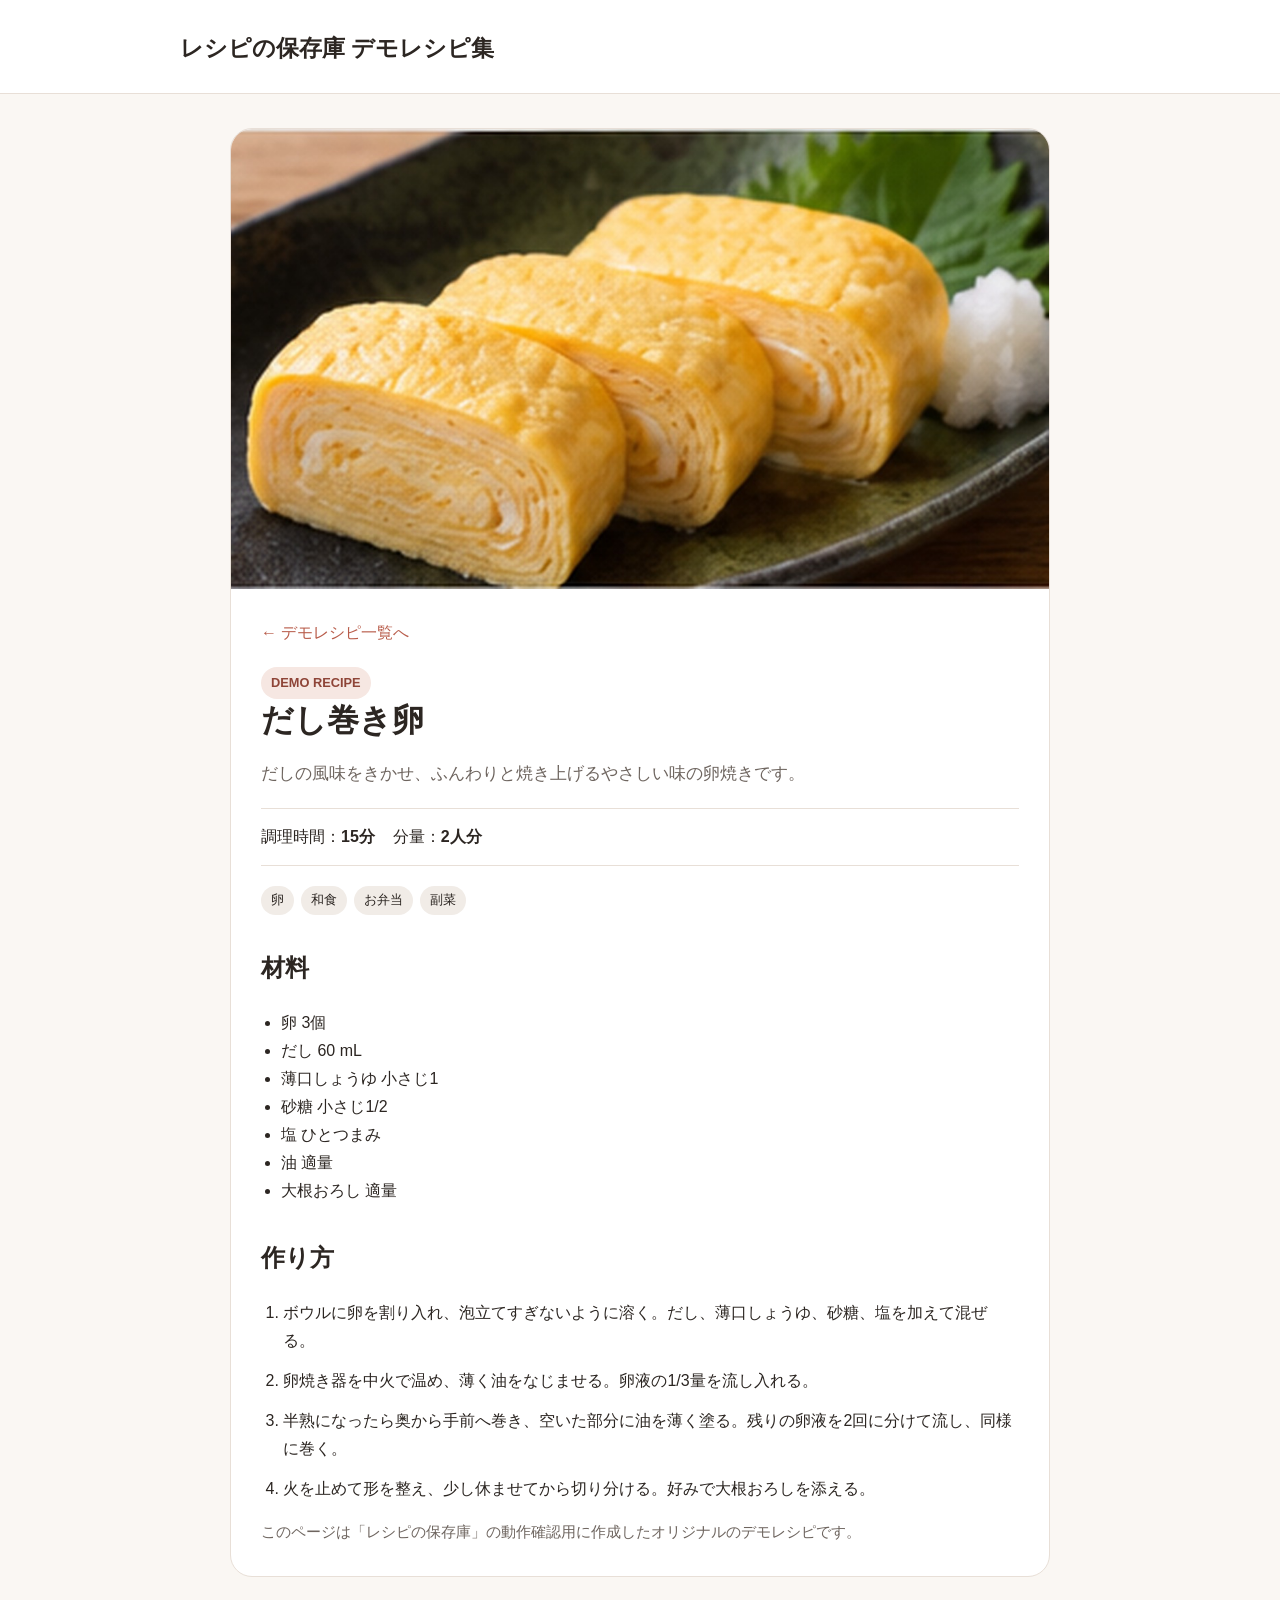
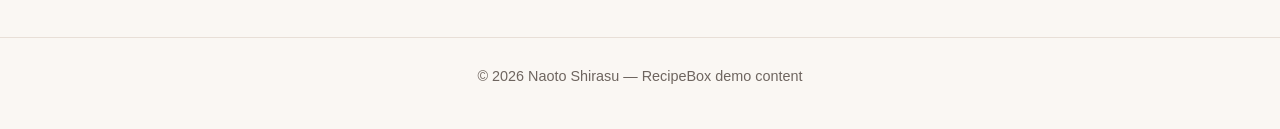
<file: demo/dashimaki.html>
<!doctype html><html lang="ja"><head><meta charset="utf-8"><meta name="viewport" content="width=device-width,initial-scale=1"><title>だし巻き卵 | レシピの保存庫 デモ</title><meta name="description" content="だしの風味をきかせ、ふんわりと焼き上げるやさしい味の卵焼きです。"><meta property="og:type" content="article"><meta property="og:title" content="だし巻き卵"><meta property="og:description" content="だしの風味をきかせ、ふんわりと焼き上げるやさしい味の卵焼きです。"><meta property="og:image" content="images/dashimaki.jpg"><meta name="twitter:card" content="summary_large_image"><meta name="twitter:image" content="images/dashimaki.jpg"><script type="application/ld+json">{"@context": "https://schema.org", "@type": "Recipe", "name": "だし巻き卵", "description": "だしの風味をきかせ、ふんわりと焼き上げるやさしい味の卵焼きです。", "image": ["images/dashimaki.jpg"], "recipeYield": "2人分", "totalTime": "PT15M", "recipeIngredient": ["卵 3個", "だし 60 mL", "薄口しょうゆ 小さじ1", "砂糖 小さじ1/2", "塩 ひとつまみ", "油 適量", "大根おろし 適量"], "recipeInstructions": [{"@type": "HowToStep", "text": "ボウルに卵を割り入れ、泡立てすぎないように溶く。だし、薄口しょうゆ、砂糖、塩を加えて混ぜる。"}, {"@type": "HowToStep", "text": "卵焼き器を中火で温め、薄く油をなじませる。卵液の1/3量を流し入れる。"}, {"@type": "HowToStep", "text": "半熟になったら奥から手前へ巻き、空いた部分に油を薄く塗る。残りの卵液を2回に分けて流し、同様に巻く。"}, {"@type": "HowToStep", "text": "火を止めて形を整え、少し休ませてから切り分ける。好みで大根おろしを添える。"}]}</script><link rel="stylesheet" href="style.css"></head><body><header class="site"><div class="wrap"><a class="brand" href="index.html">レシピの保存庫 デモレシピ集</a></div></header><article class="recipe" itemscope itemtype="https://schema.org/Recipe"><img class="hero" src="images/dashimaki.jpg" alt="だし巻き卵" itemprop="image"><div class="recipe-main"><a class="back" href="index.html">← デモレシピ一覧へ</a><div><span class="demo-badge">DEMO RECIPE</span></div><h1 itemprop="name">だし巻き卵</h1><p class="lead" itemprop="description">だしの風味をきかせ、ふんわりと焼き上げるやさしい味の卵焼きです。</p><div class="meta"><span>調理時間：<strong>15分</strong></span><span>分量：<strong itemprop="recipeYield">2人分</strong></span></div><div class="tags"><span class="tag">卵</span><span class="tag">和食</span><span class="tag">お弁当</span><span class="tag">副菜</span></div><section><h2>材料</h2><ul class="ingredients"><li itemprop="recipeIngredient">卵 3個</li><li itemprop="recipeIngredient">だし 60 mL</li><li itemprop="recipeIngredient">薄口しょうゆ 小さじ1</li><li itemprop="recipeIngredient">砂糖 小さじ1/2</li><li itemprop="recipeIngredient">塩 ひとつまみ</li><li itemprop="recipeIngredient">油 適量</li><li itemprop="recipeIngredient">大根おろし 適量</li></ul></section><section><h2>作り方</h2><ol class="steps" itemprop="recipeInstructions"><li>ボウルに卵を割り入れ、泡立てすぎないように溶く。だし、薄口しょうゆ、砂糖、塩を加えて混ぜる。</li><li>卵焼き器を中火で温め、薄く油をなじませる。卵液の1/3量を流し入れる。</li><li>半熟になったら奥から手前へ巻き、空いた部分に油を薄く塗る。残りの卵液を2回に分けて流し、同様に巻く。</li><li>火を止めて形を整え、少し休ませてから切り分ける。好みで大根おろしを添える。</li></ol></section><p class="note">このページは「レシピの保存庫」の動作確認用に作成したオリジナルのデモレシピです。</p></div></article><footer class="footer">© 2026 Naoto Shirasu — RecipeBox demo content</footer></body></html>
</file>
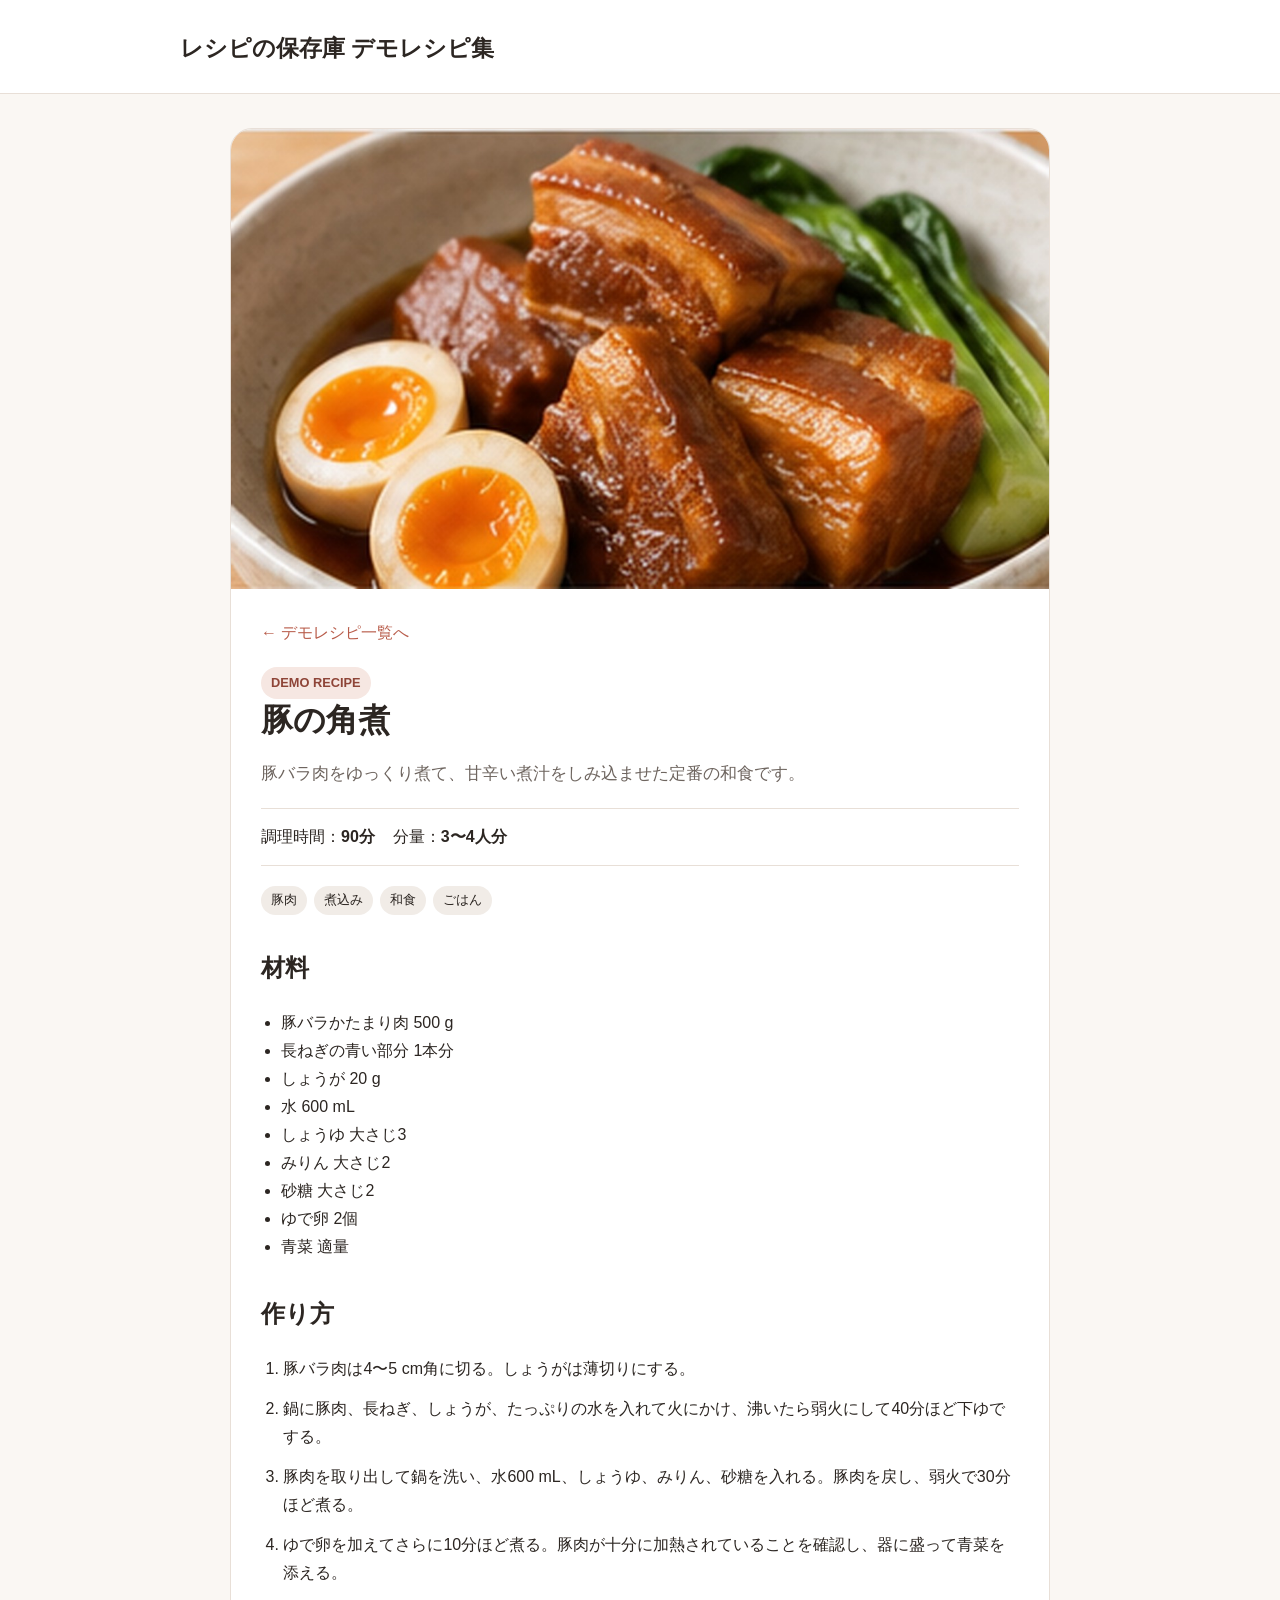
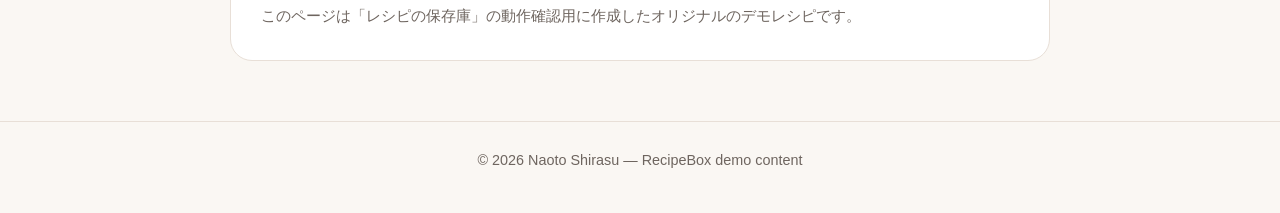
<file: demo/kakuni.html>
<!doctype html><html lang="ja"><head><meta charset="utf-8"><meta name="viewport" content="width=device-width,initial-scale=1"><title>豚の角煮 | レシピの保存庫 デモ</title><meta name="description" content="豚バラ肉をゆっくり煮て、甘辛い煮汁をしみ込ませた定番の和食です。"><meta property="og:type" content="article"><meta property="og:title" content="豚の角煮"><meta property="og:description" content="豚バラ肉をゆっくり煮て、甘辛い煮汁をしみ込ませた定番の和食です。"><meta property="og:image" content="images/kakuni.jpg"><meta name="twitter:card" content="summary_large_image"><meta name="twitter:image" content="images/kakuni.jpg"><script type="application/ld+json">{"@context": "https://schema.org", "@type": "Recipe", "name": "豚の角煮", "description": "豚バラ肉をゆっくり煮て、甘辛い煮汁をしみ込ませた定番の和食です。", "image": ["images/kakuni.jpg"], "recipeYield": "3〜4人分", "totalTime": "PT1H30M", "recipeIngredient": ["豚バラかたまり肉 500 g", "長ねぎの青い部分 1本分", "しょうが 20 g", "水 600 mL", "しょうゆ 大さじ3", "みりん 大さじ2", "砂糖 大さじ2", "ゆで卵 2個", "青菜 適量"], "recipeInstructions": [{"@type": "HowToStep", "text": "豚バラ肉は4〜5 cm角に切る。しょうがは薄切りにする。"}, {"@type": "HowToStep", "text": "鍋に豚肉、長ねぎ、しょうが、たっぷりの水を入れて火にかけ、沸いたら弱火にして40分ほど下ゆでする。"}, {"@type": "HowToStep", "text": "豚肉を取り出して鍋を洗い、水600 mL、しょうゆ、みりん、砂糖を入れる。豚肉を戻し、弱火で30分ほど煮る。"}, {"@type": "HowToStep", "text": "ゆで卵を加えてさらに10分ほど煮る。豚肉が十分に加熱されていることを確認し、器に盛って青菜を添える。"}]}</script><link rel="stylesheet" href="style.css"></head><body><header class="site"><div class="wrap"><a class="brand" href="index.html">レシピの保存庫 デモレシピ集</a></div></header><article class="recipe" itemscope itemtype="https://schema.org/Recipe"><img class="hero" src="images/kakuni.jpg" alt="豚の角煮" itemprop="image"><div class="recipe-main"><a class="back" href="index.html">← デモレシピ一覧へ</a><div><span class="demo-badge">DEMO RECIPE</span></div><h1 itemprop="name">豚の角煮</h1><p class="lead" itemprop="description">豚バラ肉をゆっくり煮て、甘辛い煮汁をしみ込ませた定番の和食です。</p><div class="meta"><span>調理時間：<strong>90分</strong></span><span>分量：<strong itemprop="recipeYield">3〜4人分</strong></span></div><div class="tags"><span class="tag">豚肉</span><span class="tag">煮込み</span><span class="tag">和食</span><span class="tag">ごはん</span></div><section><h2>材料</h2><ul class="ingredients"><li itemprop="recipeIngredient">豚バラかたまり肉 500 g</li><li itemprop="recipeIngredient">長ねぎの青い部分 1本分</li><li itemprop="recipeIngredient">しょうが 20 g</li><li itemprop="recipeIngredient">水 600 mL</li><li itemprop="recipeIngredient">しょうゆ 大さじ3</li><li itemprop="recipeIngredient">みりん 大さじ2</li><li itemprop="recipeIngredient">砂糖 大さじ2</li><li itemprop="recipeIngredient">ゆで卵 2個</li><li itemprop="recipeIngredient">青菜 適量</li></ul></section><section><h2>作り方</h2><ol class="steps" itemprop="recipeInstructions"><li>豚バラ肉は4〜5 cm角に切る。しょうがは薄切りにする。</li><li>鍋に豚肉、長ねぎ、しょうが、たっぷりの水を入れて火にかけ、沸いたら弱火にして40分ほど下ゆでする。</li><li>豚肉を取り出して鍋を洗い、水600 mL、しょうゆ、みりん、砂糖を入れる。豚肉を戻し、弱火で30分ほど煮る。</li><li>ゆで卵を加えてさらに10分ほど煮る。豚肉が十分に加熱されていることを確認し、器に盛って青菜を添える。</li></ol></section><p class="note">このページは「レシピの保存庫」の動作確認用に作成したオリジナルのデモレシピです。</p></div></article><footer class="footer">© 2026 Naoto Shirasu — RecipeBox demo content</footer></body></html>
</file>
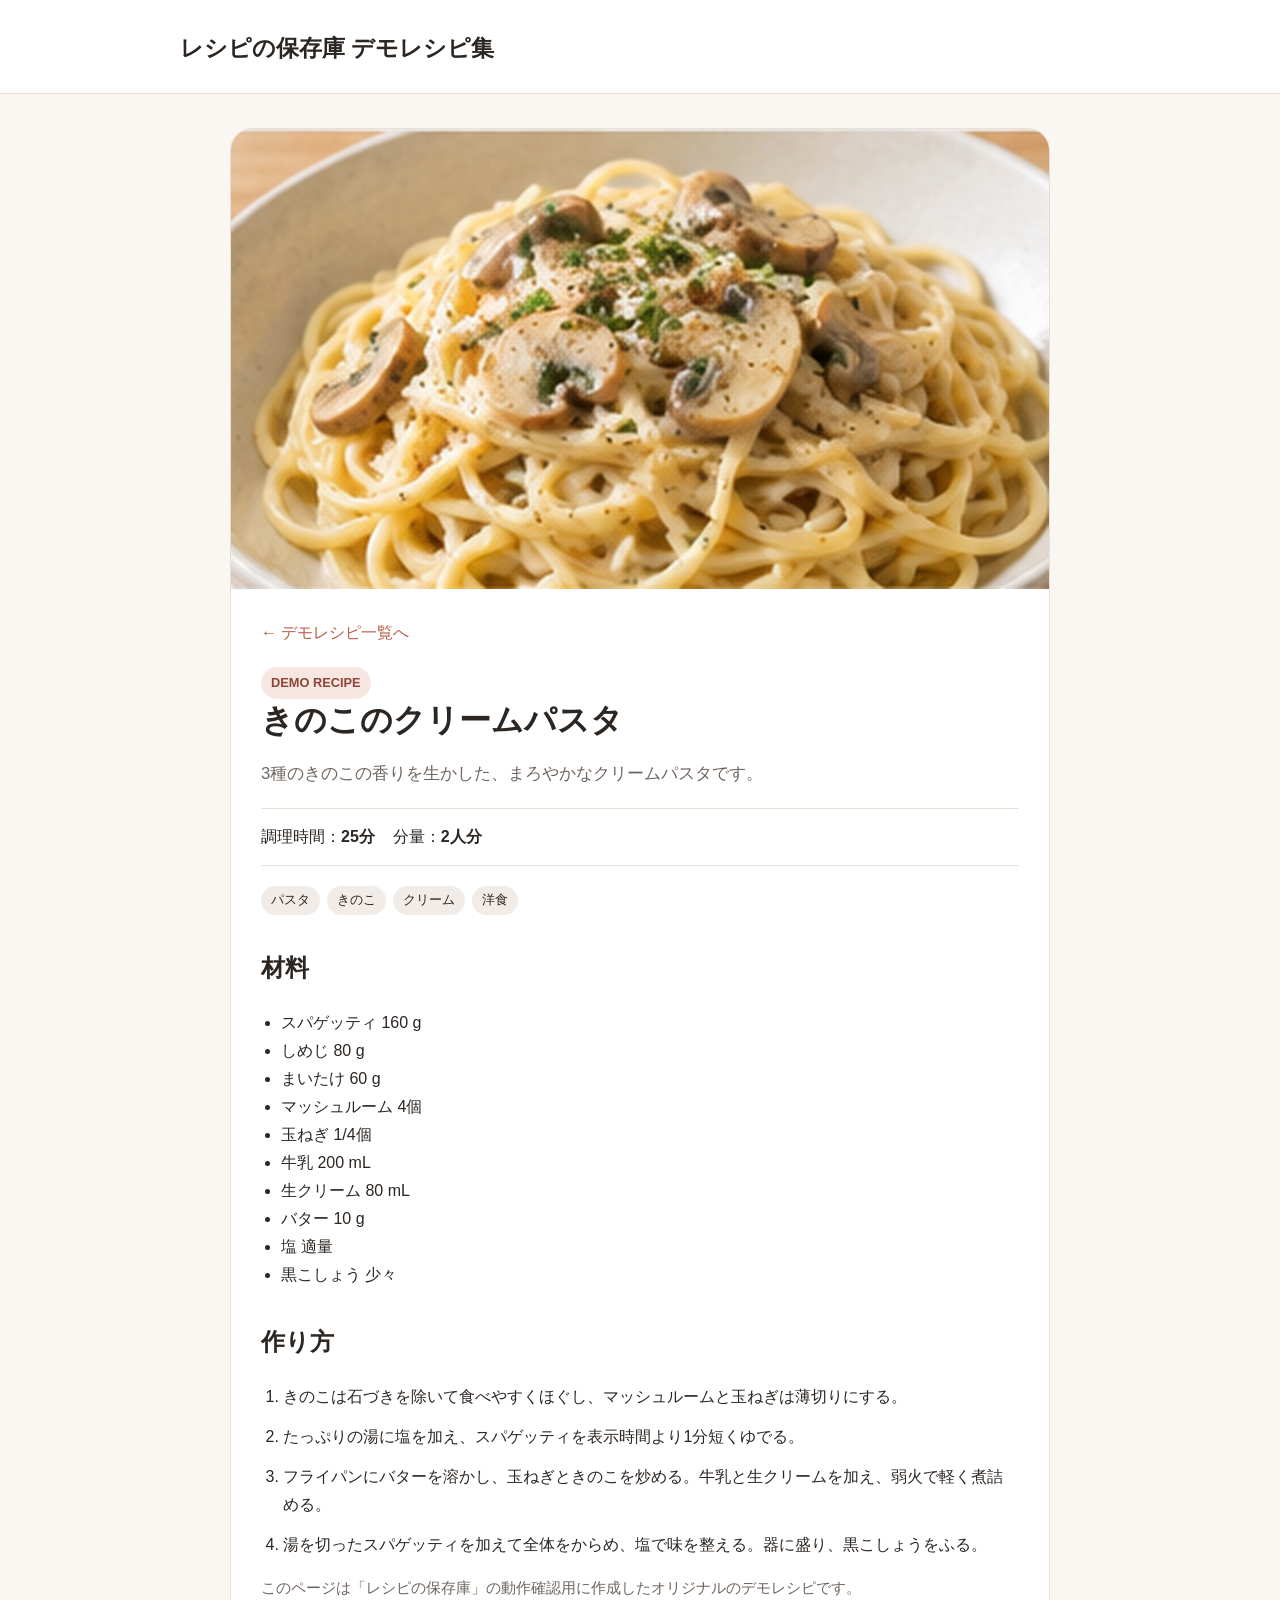
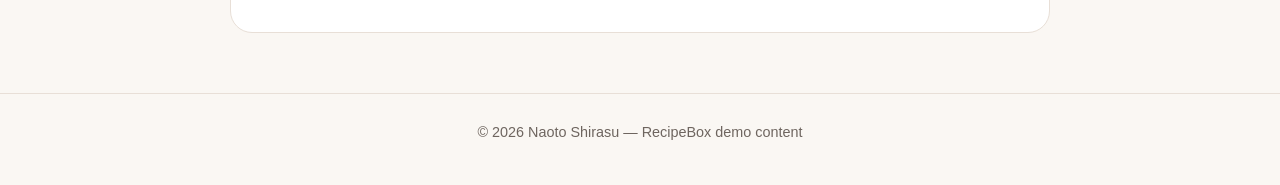
<file: demo/mushroom-cream-pasta.html>
<!doctype html><html lang="ja"><head><meta charset="utf-8"><meta name="viewport" content="width=device-width,initial-scale=1"><title>きのこのクリームパスタ | レシピの保存庫 デモ</title><meta name="description" content="3種のきのこの香りを生かした、まろやかなクリームパスタです。"><meta property="og:type" content="article"><meta property="og:title" content="きのこのクリームパスタ"><meta property="og:description" content="3種のきのこの香りを生かした、まろやかなクリームパスタです。"><meta property="og:image" content="images/mushroom-cream-pasta.jpg"><meta name="twitter:card" content="summary_large_image"><meta name="twitter:image" content="images/mushroom-cream-pasta.jpg"><script type="application/ld+json">{"@context": "https://schema.org", "@type": "Recipe", "name": "きのこのクリームパスタ", "description": "3種のきのこの香りを生かした、まろやかなクリームパスタです。", "image": ["images/mushroom-cream-pasta.jpg"], "recipeYield": "2人分", "totalTime": "PT25M", "recipeIngredient": ["スパゲッティ 160 g", "しめじ 80 g", "まいたけ 60 g", "マッシュルーム 4個", "玉ねぎ 1/4個", "牛乳 200 mL", "生クリーム 80 mL", "バター 10 g", "塩 適量", "黒こしょう 少々"], "recipeInstructions": [{"@type": "HowToStep", "text": "きのこは石づきを除いて食べやすくほぐし、マッシュルームと玉ねぎは薄切りにする。"}, {"@type": "HowToStep", "text": "たっぷりの湯に塩を加え、スパゲッティを表示時間より1分短くゆでる。"}, {"@type": "HowToStep", "text": "フライパンにバターを溶かし、玉ねぎときのこを炒める。牛乳と生クリームを加え、弱火で軽く煮詰める。"}, {"@type": "HowToStep", "text": "湯を切ったスパゲッティを加えて全体をからめ、塩で味を整える。器に盛り、黒こしょうをふる。"}]}</script><link rel="stylesheet" href="style.css"></head><body><header class="site"><div class="wrap"><a class="brand" href="index.html">レシピの保存庫 デモレシピ集</a></div></header><article class="recipe" itemscope itemtype="https://schema.org/Recipe"><img class="hero" src="images/mushroom-cream-pasta.jpg" alt="きのこのクリームパスタ" itemprop="image"><div class="recipe-main"><a class="back" href="index.html">← デモレシピ一覧へ</a><div><span class="demo-badge">DEMO RECIPE</span></div><h1 itemprop="name">きのこのクリームパスタ</h1><p class="lead" itemprop="description">3種のきのこの香りを生かした、まろやかなクリームパスタです。</p><div class="meta"><span>調理時間：<strong>25分</strong></span><span>分量：<strong itemprop="recipeYield">2人分</strong></span></div><div class="tags"><span class="tag">パスタ</span><span class="tag">きのこ</span><span class="tag">クリーム</span><span class="tag">洋食</span></div><section><h2>材料</h2><ul class="ingredients"><li itemprop="recipeIngredient">スパゲッティ 160 g</li><li itemprop="recipeIngredient">しめじ 80 g</li><li itemprop="recipeIngredient">まいたけ 60 g</li><li itemprop="recipeIngredient">マッシュルーム 4個</li><li itemprop="recipeIngredient">玉ねぎ 1/4個</li><li itemprop="recipeIngredient">牛乳 200 mL</li><li itemprop="recipeIngredient">生クリーム 80 mL</li><li itemprop="recipeIngredient">バター 10 g</li><li itemprop="recipeIngredient">塩 適量</li><li itemprop="recipeIngredient">黒こしょう 少々</li></ul></section><section><h2>作り方</h2><ol class="steps" itemprop="recipeInstructions"><li>きのこは石づきを除いて食べやすくほぐし、マッシュルームと玉ねぎは薄切りにする。</li><li>たっぷりの湯に塩を加え、スパゲッティを表示時間より1分短くゆでる。</li><li>フライパンにバターを溶かし、玉ねぎときのこを炒める。牛乳と生クリームを加え、弱火で軽く煮詰める。</li><li>湯を切ったスパゲッティを加えて全体をからめ、塩で味を整える。器に盛り、黒こしょうをふる。</li></ol></section><p class="note">このページは「レシピの保存庫」の動作確認用に作成したオリジナルのデモレシピです。</p></div></article><footer class="footer">© 2026 Naoto Shirasu — RecipeBox demo content</footer></body></html>
</file>
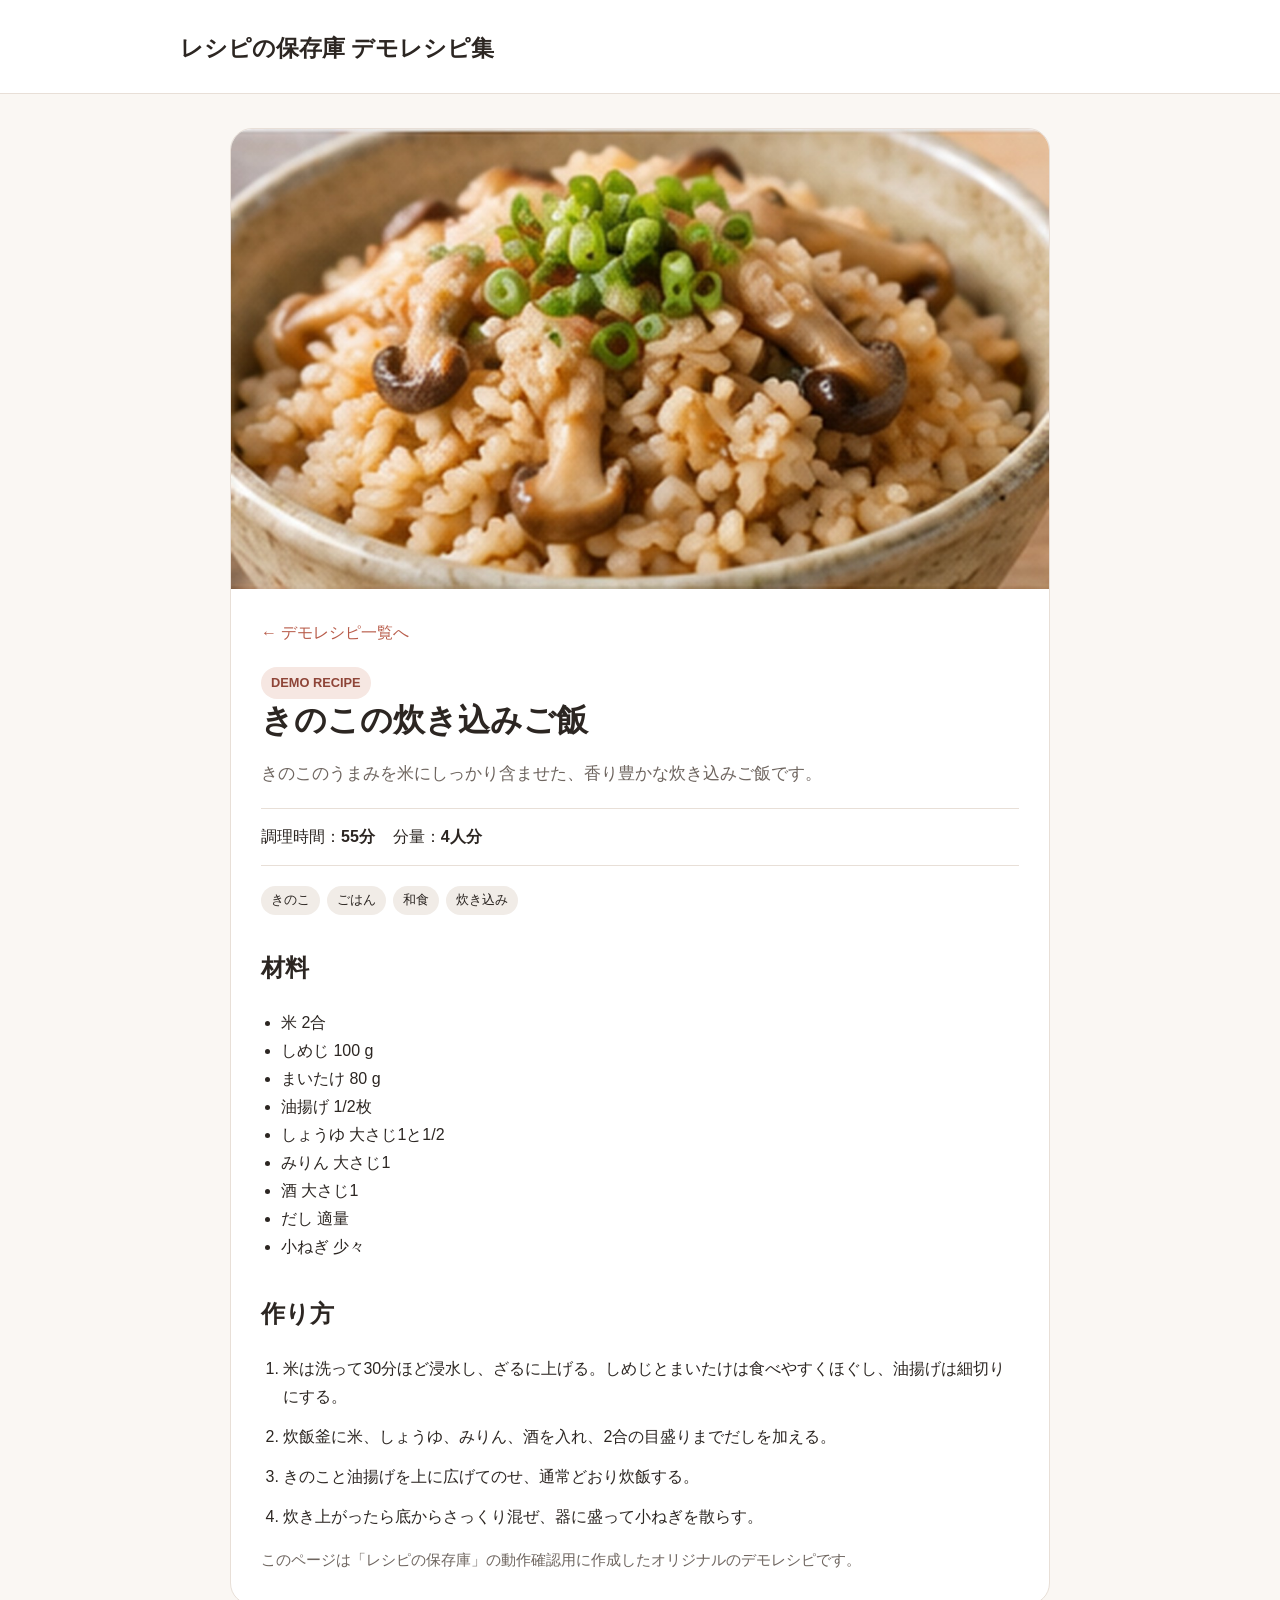
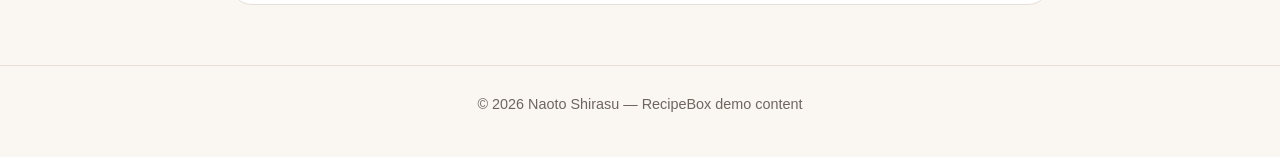
<file: demo/mushroom-takikomi.html>
<!doctype html><html lang="ja"><head><meta charset="utf-8"><meta name="viewport" content="width=device-width,initial-scale=1"><title>きのこの炊き込みご飯 | レシピの保存庫 デモ</title><meta name="description" content="きのこのうまみを米にしっかり含ませた、香り豊かな炊き込みご飯です。"><meta property="og:type" content="article"><meta property="og:title" content="きのこの炊き込みご飯"><meta property="og:description" content="きのこのうまみを米にしっかり含ませた、香り豊かな炊き込みご飯です。"><meta property="og:image" content="images/mushroom-takikomi.jpg"><meta name="twitter:card" content="summary_large_image"><meta name="twitter:image" content="images/mushroom-takikomi.jpg"><script type="application/ld+json">{"@context": "https://schema.org", "@type": "Recipe", "name": "きのこの炊き込みご飯", "description": "きのこのうまみを米にしっかり含ませた、香り豊かな炊き込みご飯です。", "image": ["images/mushroom-takikomi.jpg"], "recipeYield": "4人分", "totalTime": "PT55M", "recipeIngredient": ["米 2合", "しめじ 100 g", "まいたけ 80 g", "油揚げ 1/2枚", "しょうゆ 大さじ1と1/2", "みりん 大さじ1", "酒 大さじ1", "だし 適量", "小ねぎ 少々"], "recipeInstructions": [{"@type": "HowToStep", "text": "米は洗って30分ほど浸水し、ざるに上げる。しめじとまいたけは食べやすくほぐし、油揚げは細切りにする。"}, {"@type": "HowToStep", "text": "炊飯釜に米、しょうゆ、みりん、酒を入れ、2合の目盛りまでだしを加える。"}, {"@type": "HowToStep", "text": "きのこと油揚げを上に広げてのせ、通常どおり炊飯する。"}, {"@type": "HowToStep", "text": "炊き上がったら底からさっくり混ぜ、器に盛って小ねぎを散らす。"}]}</script><link rel="stylesheet" href="style.css"></head><body><header class="site"><div class="wrap"><a class="brand" href="index.html">レシピの保存庫 デモレシピ集</a></div></header><article class="recipe" itemscope itemtype="https://schema.org/Recipe"><img class="hero" src="images/mushroom-takikomi.jpg" alt="きのこの炊き込みご飯" itemprop="image"><div class="recipe-main"><a class="back" href="index.html">← デモレシピ一覧へ</a><div><span class="demo-badge">DEMO RECIPE</span></div><h1 itemprop="name">きのこの炊き込みご飯</h1><p class="lead" itemprop="description">きのこのうまみを米にしっかり含ませた、香り豊かな炊き込みご飯です。</p><div class="meta"><span>調理時間：<strong>55分</strong></span><span>分量：<strong itemprop="recipeYield">4人分</strong></span></div><div class="tags"><span class="tag">きのこ</span><span class="tag">ごはん</span><span class="tag">和食</span><span class="tag">炊き込み</span></div><section><h2>材料</h2><ul class="ingredients"><li itemprop="recipeIngredient">米 2合</li><li itemprop="recipeIngredient">しめじ 100 g</li><li itemprop="recipeIngredient">まいたけ 80 g</li><li itemprop="recipeIngredient">油揚げ 1/2枚</li><li itemprop="recipeIngredient">しょうゆ 大さじ1と1/2</li><li itemprop="recipeIngredient">みりん 大さじ1</li><li itemprop="recipeIngredient">酒 大さじ1</li><li itemprop="recipeIngredient">だし 適量</li><li itemprop="recipeIngredient">小ねぎ 少々</li></ul></section><section><h2>作り方</h2><ol class="steps" itemprop="recipeInstructions"><li>米は洗って30分ほど浸水し、ざるに上げる。しめじとまいたけは食べやすくほぐし、油揚げは細切りにする。</li><li>炊飯釜に米、しょうゆ、みりん、酒を入れ、2合の目盛りまでだしを加える。</li><li>きのこと油揚げを上に広げてのせ、通常どおり炊飯する。</li><li>炊き上がったら底からさっくり混ぜ、器に盛って小ねぎを散らす。</li></ol></section><p class="note">このページは「レシピの保存庫」の動作確認用に作成したオリジナルのデモレシピです。</p></div></article><footer class="footer">© 2026 Naoto Shirasu — RecipeBox demo content</footer></body></html>
</file>
<file: style.css>
:root {
  color-scheme: light dark;
  --bg: #f7f7f8;
  --card: #ffffff;
  --text: #1f2328;
  --muted: #667085;
  --border: #dcdfe4;
  --accent: #2f6feb;
  --accent-soft: #eaf2ff;
}

@media (prefers-color-scheme: dark) {
  :root {
    --bg: #111418;
    --card: #191d23;
    --text: #f2f4f7;
    --muted: #a7b0bd;
    --border: #30363d;
    --accent: #6ea8fe;
    --accent-soft: #17243a;
  }
}

* { box-sizing: border-box; }

body {
  margin: 0;
  font-family:
    -apple-system, BlinkMacSystemFont, "Hiragino Sans", "Yu Gothic",
    "Meiryo", sans-serif;
  background: var(--bg);
  color: var(--text);
  line-height: 1.75;
}

header {
  border-bottom: 1px solid var(--border);
  background: var(--card);
}

.header-inner,
main,
footer {
  width: min(920px, calc(100% - 32px));
  margin: 0 auto;
}

.header-inner {
  display: flex;
  align-items: center;
  justify-content: space-between;
  gap: 24px;
  min-height: 72px;
}

.brand {
  font-size: 1.25rem;
  font-weight: 700;
  text-decoration: none;
  color: var(--text);
}

nav {
  display: flex;
  gap: 16px;
  flex-wrap: wrap;
}

nav a,
footer a {
  color: var(--accent);
  text-decoration: none;
}

nav a:hover,
footer a:hover {
  text-decoration: underline;
}

main {
  padding: 48px 0 64px;
}

.hero {
  padding: 24px 0 20px;
}

.hero h1 {
  margin: 0 0 12px;
  font-size: clamp(2rem, 5vw, 3.1rem);
  line-height: 1.2;
}

.hero p {
  margin: 0;
  font-size: 1.1rem;
  color: var(--muted);
}

.card {
  background: var(--card);
  border: 1px solid var(--border);
  border-radius: 16px;
  padding: 24px;
  margin: 24px 0;
}

.card h2:first-child,
.card h3:first-child {
  margin-top: 0;
}

.notice {
  background: var(--accent-soft);
  border-left: 4px solid var(--accent);
  padding: 16px 18px;
  border-radius: 10px;
}

ul, ol {
  padding-left: 1.4rem;
}

code {
  font-family: ui-monospace, SFMono-Regular, Menlo, Monaco, Consolas, monospace;
}

footer {
  padding: 24px 0 48px;
  color: var(--muted);
  border-top: 1px solid var(--border);
}

.small {
  font-size: 0.92rem;
  color: var(--muted);
}

.button {
  display: inline-block;
  padding: 10px 16px;
  border-radius: 10px;
  background: var(--accent);
  color: white;
  text-decoration: none;
  font-weight: 600;
}

.button:hover {
  opacity: 0.92;
  text-decoration: none;
}

@media (max-width: 640px) {
  .header-inner {
    align-items: flex-start;
    flex-direction: column;
    padding: 16px 0;
  }
  main {
    padding-top: 28px;
  }
}
</file>
<file: demo/style.css>
:root{--ink:#2c2622;--muted:#6e655f;--bg:#faf7f3;--card:#fff;--accent:#b85c4a;--line:#e8dfd7;--max:960px}*{box-sizing:border-box}body{margin:0;font-family:-apple-system,BlinkMacSystemFont,"Hiragino Sans","Yu Gothic",sans-serif;background:var(--bg);color:var(--ink);line-height:1.75}a{color:inherit}header.site{background:#fff;border-bottom:1px solid var(--line)}.wrap{max-width:var(--max);margin:auto;padding:0 20px}.site .wrap{padding-top:28px;padding-bottom:24px}.brand{font-size:1.45rem;font-weight:700;text-decoration:none}.note{margin:.6rem 0 0;color:var(--muted);font-size:.95rem}.grid{display:grid;grid-template-columns:repeat(auto-fit,minmax(270px,1fr));gap:22px;padding:32px 20px 50px}.card{display:block;background:var(--card);border:1px solid var(--line);border-radius:18px;overflow:hidden;text-decoration:none;box-shadow:0 5px 18px rgba(66,46,32,.06)}.card img{width:100%;aspect-ratio:16/9;object-fit:cover;display:block}.card-body{padding:18px}.card h2{margin:0 0 6px;font-size:1.25rem}.card p{margin:0;color:var(--muted)}.tags{display:flex;flex-wrap:wrap;gap:7px;margin-top:14px}.tag{background:#f1ece7;border-radius:999px;padding:3px 10px;font-size:.82rem}.recipe{max-width:820px;margin:34px auto 60px;background:#fff;border:1px solid var(--line);border-radius:22px;overflow:hidden}.recipe img.hero{width:100%;aspect-ratio:16/9;object-fit:cover;display:block}.recipe-main{padding:30px}.recipe h1{font-size:2rem;line-height:1.35;margin:0 0 10px}.lead{color:var(--muted);font-size:1.05rem}.meta{display:flex;gap:18px;flex-wrap:wrap;margin:20px 0;padding:14px 0;border-top:1px solid var(--line);border-bottom:1px solid var(--line)}.recipe h2{margin-top:32px}.ingredients{padding-left:1.25rem}.steps{padding-left:1.4rem}.steps li{margin-bottom:12px}.demo-badge{display:inline-block;background:#f6e7e2;color:#8e4437;padding:5px 10px;border-radius:999px;font-size:.8rem;font-weight:600}.back{display:inline-block;margin-bottom:20px;color:var(--accent);text-decoration:none}.footer{border-top:1px solid var(--line);color:var(--muted);text-align:center;padding:26px 20px 40px;font-size:.9rem}@media(max-width:640px){.recipe{margin:0;background:#fff;border:0;border-radius:0}.recipe-main{padding:22px 18px}.recipe h1{font-size:1.7rem}.grid{padding-top:20px}}
</file>
